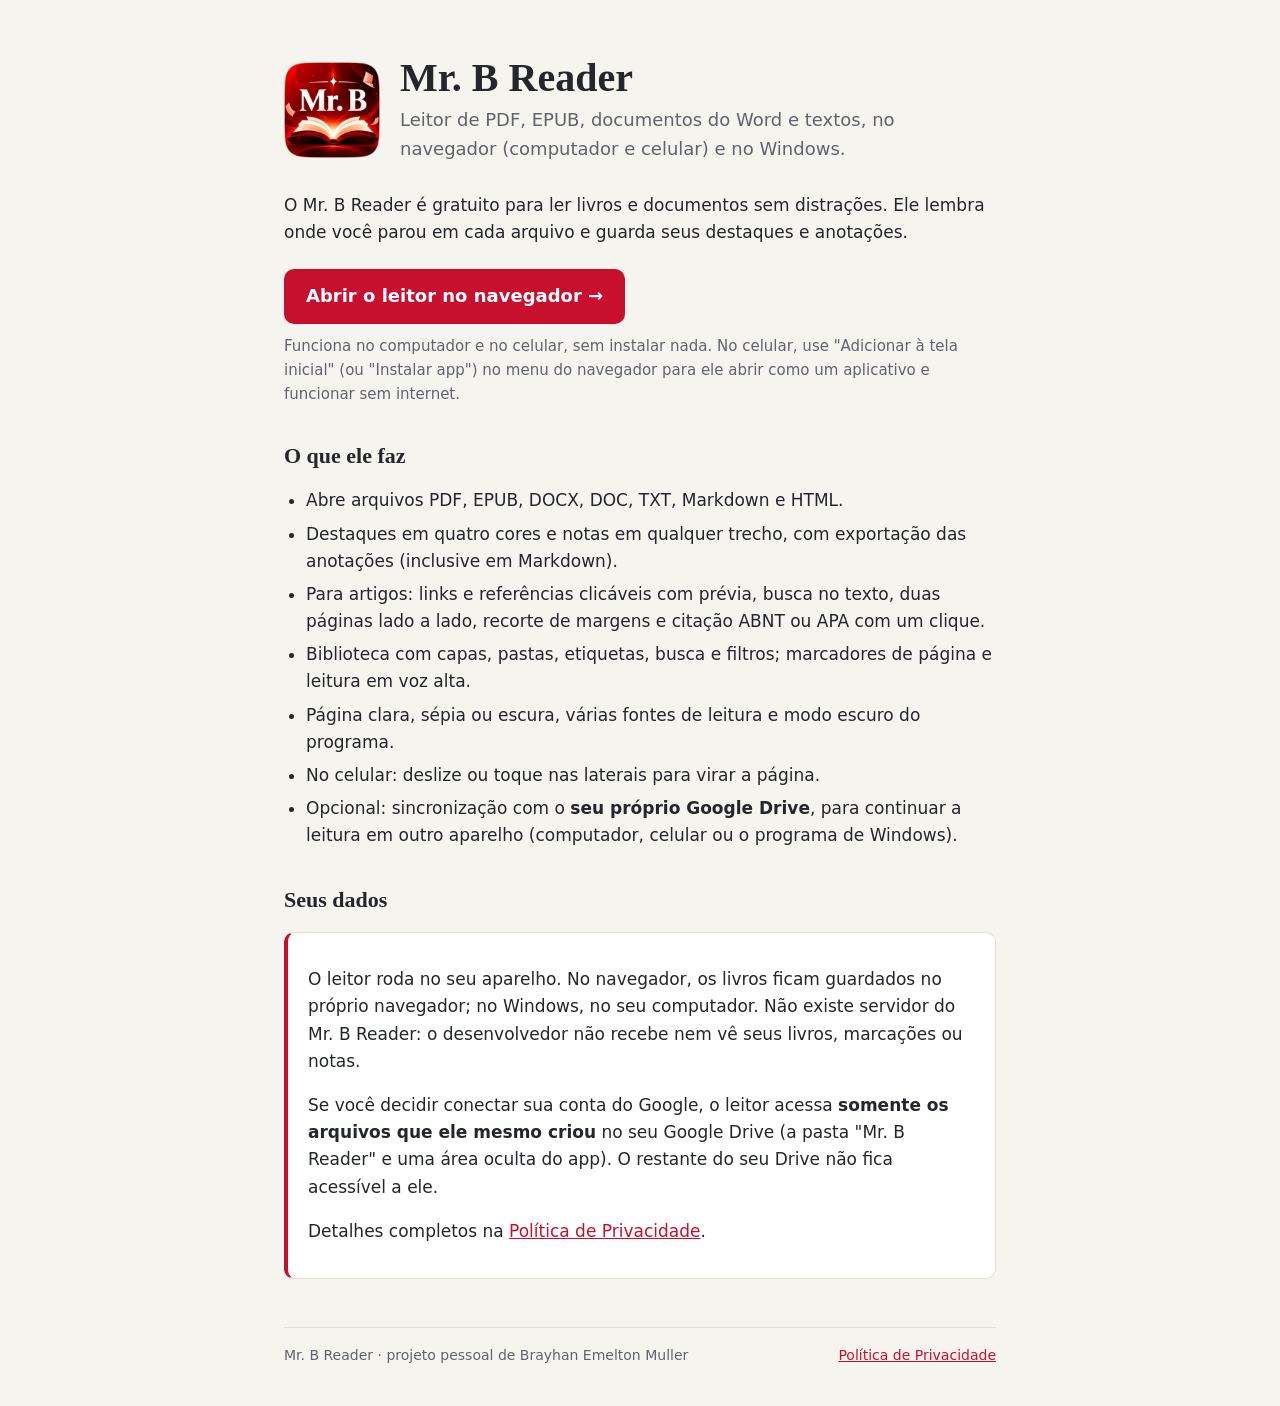
<file: index.html>
<!doctype html>
<html lang="pt-BR">
<head>
<meta charset="utf-8">
<meta name="viewport" content="width=device-width, initial-scale=1">
<title>Mr. B Reader — leitor de PDF, EPUB, Word e textos</title>
<meta name="description" content="Mr. B Reader: leitor de PDF, EPUB e documentos do Word para Windows, com destaques, notas, pastas e sincronização opcional com o seu Google Drive.">
<link rel="icon" href="icone.png">
<style>
  :root { --fundo: #f6f4ef; --cartao: #fff; --texto: #23262b; --suave: #5f646c; --linha: #e2ded5; --acento: #c8102e; color-scheme: light dark; }
  @media (prefers-color-scheme: dark) { :root { --fundo: #17181b; --cartao: #212327; --texto: #e8e8e5; --suave: #a3a7ae; --linha: #34373d; --acento: #ff5a6a; } }
  * { box-sizing: border-box; }
  body { margin: 0; background: var(--fundo); color: var(--texto); font: 17px/1.6 "Segoe UI", system-ui, -apple-system, Roboto, sans-serif; }
  main { max-width: 760px; margin: 0 auto; padding: 56px 24px 40px; }
  header { display: flex; align-items: center; gap: 20px; margin-bottom: 28px; }
  header img { width: 96px; height: 96px; }
  h1 { font: 700 40px/1.1 Georgia, "Times New Roman", serif; margin: 0 0 6px; }
  .sub { margin: 0; color: var(--suave); font-size: 18px; }
  h2 { font: 700 22px/1.3 Georgia, serif; margin: 36px 0 10px; }
  ul { padding-left: 22px; } li { margin: 6px 0; }
  .cartao { background: var(--cartao); border: 1px solid var(--linha); border-left: 4px solid var(--acento); border-radius: 10px; padding: 16px 20px; margin: 18px 0; }
  a { color: var(--acento); }
  .abrir { display: inline-flex; align-items: center; gap: 10px; background: var(--acento); color: #fff; text-decoration: none; font-weight: 600; font-size: 18px; padding: 13px 22px; border-radius: 10px; margin: 6px 0 4px; }
  .abrir:hover { filter: brightness(1.08); }
  .nota { color: var(--suave); font-size: 15px; margin: 6px 0 0; }
  @media (max-width: 520px) { main { padding: 32px 18px 32px; } header img { width: 72px; height: 72px; } h1 { font-size: 32px; } .abrir { display: flex; justify-content: center; } }
  footer { margin-top: 48px; padding-top: 16px; border-top: 1px solid var(--linha); color: var(--suave); font-size: 14px; display: flex; flex-wrap: wrap; gap: 8px 20px; justify-content: space-between; }
</style>
</head>
<body>
<main>
  <header>
    <img src="icone.png" alt="Ícone do Mr. B Reader" width="96" height="96">
    <div>
      <h1>Mr. B Reader</h1>
      <p class="sub">Leitor de PDF, EPUB, documentos do Word e textos, no navegador (computador e celular) e no Windows.</p>
    </div>
  </header>

  <p>O Mr. B Reader é gratuito para ler livros e documentos sem distrações. Ele lembra onde você parou em cada arquivo e guarda seus destaques e anotações.</p>

  <a class="abrir" href="leitor/">Abrir o leitor no navegador →</a>
  <p class="nota">Funciona no computador e no celular, sem instalar nada. No celular, use "Adicionar à tela inicial" (ou "Instalar app") no menu do navegador para ele abrir como um aplicativo e funcionar sem internet.</p>

  <h2>O que ele faz</h2>
  <ul>
    <li>Abre arquivos PDF, EPUB, DOCX, DOC, TXT, Markdown e HTML.</li>
    <li>Destaques em quatro cores e notas em qualquer trecho, com exportação das anotações (inclusive em Markdown).</li>
    <li>Para artigos: links e referências clicáveis com prévia, busca no texto, duas páginas lado a lado, recorte de margens e citação ABNT ou APA com um clique.</li>
    <li>Biblioteca com capas, pastas, etiquetas, busca e filtros; marcadores de página e leitura em voz alta.</li>
    <li>Página clara, sépia ou escura, várias fontes de leitura e modo escuro do programa.</li>
    <li>No celular: deslize ou toque nas laterais para virar a página.</li>
    <li>Opcional: sincronização com o <strong>seu próprio Google Drive</strong>, para continuar a leitura em outro aparelho (computador, celular ou o programa de Windows).</li>
  </ul>

  <h2>Seus dados</h2>
  <div class="cartao">
    <p>O leitor roda no seu aparelho. No navegador, os livros ficam guardados no próprio navegador; no Windows, no seu computador. Não existe servidor do Mr. B Reader: o desenvolvedor não recebe nem vê seus livros, marcações ou notas.</p>
    <p>Se você decidir conectar sua conta do Google, o leitor acessa <strong>somente os arquivos que ele mesmo criou</strong> no seu Google Drive (a pasta "Mr. B Reader" e uma área oculta do app). O restante do seu Drive não fica acessível a ele.</p>
    <p>Detalhes completos na <a href="privacidade.html">Política de Privacidade</a>.</p>
  </div>

  <footer>
    <span>Mr. B Reader · projeto pessoal de Brayhan Emelton Muller</span>
    <span><a href="privacidade.html">Política de Privacidade</a></span>
  </footer>
</main>
</body>
</html>
</file>
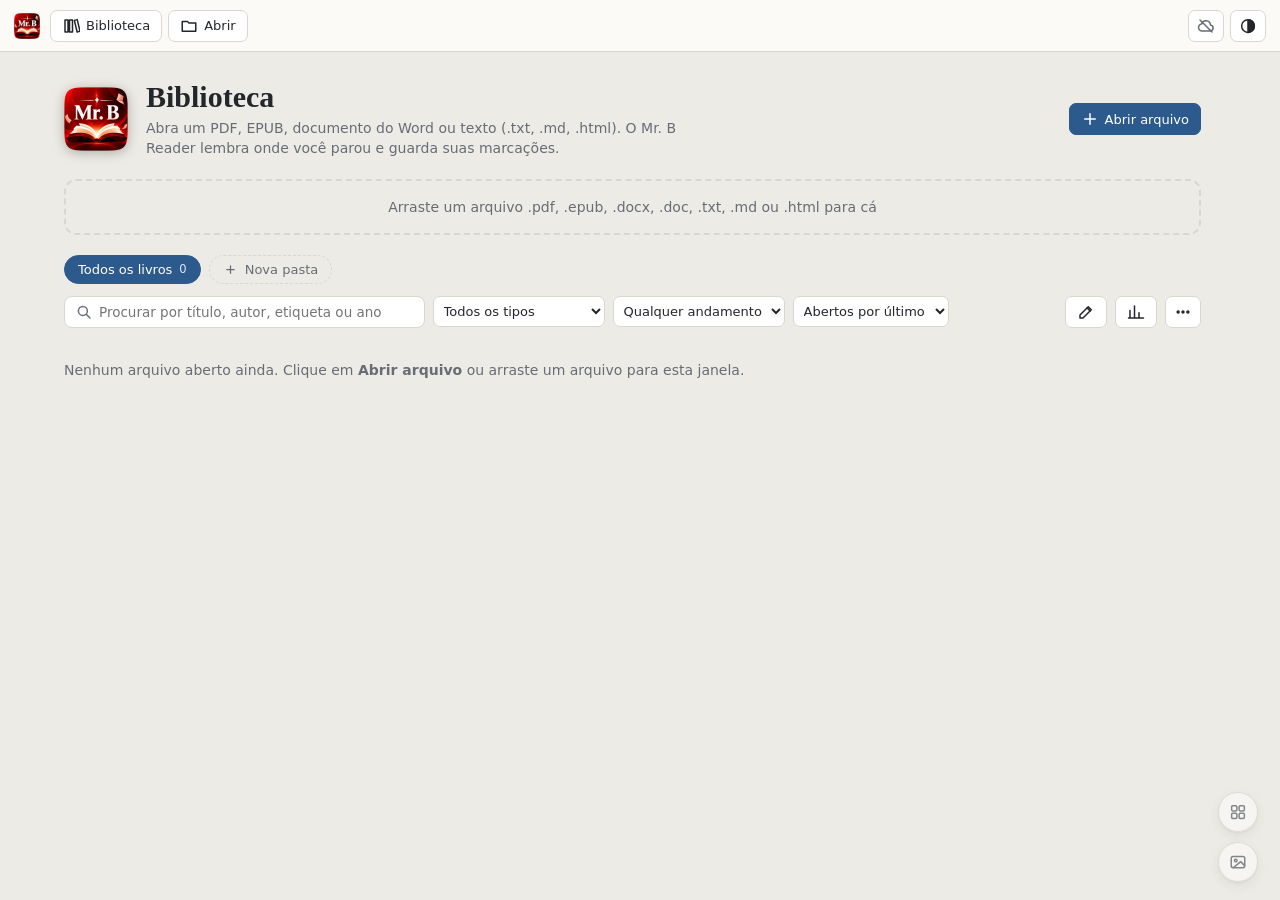
<file: leitor/index.html>
<!doctype html>
<html lang="pt-BR" data-tema="claro" data-ui="claro">
<head>
<meta charset="utf-8">
<meta name="viewport" content="width=device-width, initial-scale=1, maximum-scale=1, viewport-fit=cover">
<meta name="referrer" content="no-referrer">
<meta name="description" content="Leitor de PDF, EPUB e Word que lembra onde você parou, com destaques, notas e sincronização opcional pelo seu Google Drive.">
<meta name="theme-color" content="#fbfaf7">
<meta name="apple-mobile-web-app-capable" content="yes">
<meta name="apple-mobile-web-app-title" content="Mr. B Reader">
<link rel="manifest" href="manifest.webmanifest">
<link rel="icon" href="img/favicon-32.png" sizes="32x32">
<link rel="apple-touch-icon" href="img/apple-touch-icon.png">
<meta http-equiv="Content-Security-Policy" content="default-src 'none'; script-src 'self'; style-src 'self' 'unsafe-inline' blob:; img-src 'self' blob: data:; font-src 'self' blob: data:; connect-src 'self' blob: data: https://www.googleapis.com https://oauth2.googleapis.com; worker-src 'self' blob:; frame-src 'self' blob: about:; child-src 'self' blob:; media-src 'self' blob: data:; manifest-src 'self'; object-src 'none'; base-uri 'self'; form-action 'none'">
<meta name="color-scheme" content="light dark">
<title>Mr. B Reader</title>
<link rel="stylesheet" href="style.css">
<link rel="stylesheet" href="textlayer.css">
<script src="config.js" defer></script>
<script src="ponte.js" defer></script>
<script src="sincronia.js" defer></script>
<script src="app.js" defer></script>
<script src="recursos.js" defer></script>
</head>
<body>
<header id="barra">
  <div class="grupo">
    <img class="marca" src="img/icone-64.png" width="26" height="26" alt="Mr. B Reader">
    <button id="bt-biblioteca" class="bt" title="Biblioteca (Ctrl+B)"><svg viewBox="0 0 24 24"><path d="M4 4h4v16H4zM10 4h4v16h-4zM16.5 4.5l3.8-1 3.7 15.5-3.8 1z"/></svg><span>Biblioteca</span></button>
    <button id="bt-abrir" class="bt" title="Abrir arquivo (Ctrl+O)"><svg viewBox="0 0 24 24"><path d="M3 6h7l2 2h9v11H3z"/></svg><span>Abrir</span></button>
  </div>
  <div id="titulo-doc" class="titulo"></div>
  <div class="grupo" id="controles-leitura" hidden>
    <button id="bt-ant" class="bt ic" title="Página anterior (←)"><svg viewBox="0 0 24 24"><path d="M15 5l-7 7 7 7"/></svg></button>
    <div id="pos" class="pos">
      <label class="pos-item" title="Porcentagem lida. Digite um número e aperte Enter para ir até ele."><input id="in-pct" type="text" inputmode="decimal" aria-label="Porcentagem lida"><span>%</span></label>
      <span class="pos-div" aria-hidden="true"></span>
      <label class="pos-item" id="pos-pag"><span class="pos-rot">pág.</span><input id="in-pagina" type="text" inputmode="numeric" aria-label="Página atual"><span id="tot-paginas"></span></label>
    </div>
    <button id="bt-prox" class="bt ic" title="Próxima página (→)"><svg viewBox="0 0 24 24"><path d="M9 5l7 7-7 7"/></svg></button>
    <span class="sep"></span>
    <span id="opcoes-texto" class="opcoes-texto">
    <button id="bt-menos" class="bt ic" title="Diminuir (Ctrl -)"><b>A−</b></button>
    <span id="tamanho" class="tamanho">100%</span>
    <button id="bt-mais" class="bt ic" title="Aumentar (Ctrl +)"><b>A+</b></button>
    <span class="sep"></span>
    <select id="sel-tema" class="sel" title="Cor da página. Automática: clara ou escura junto com o programa" aria-label="Cor da página">
      <option value="auto">Página automática</option><option value="claro">Página clara</option><option value="sepia">Página sépia</option><option value="escuro">Página escura</option>
    </select>
    <select id="sel-fonte" class="sel" title="Fonte do texto" aria-label="Fonte do texto"></select>
    <button id="bt-layout" class="bt ic so-epub" title="Margens, espaço entre linhas, alinhamento e rolagem" aria-label="Layout do texto" aria-expanded="false"><svg viewBox="0 0 24 24"><path d="M4 6h16M4 10h10M4 14h16M4 18h10"/></svg></button>
    </span>
    <button id="bt-aa" class="bt ic so-movel" title="Tamanho do texto, cor da página e fonte" aria-label="Opções do texto" aria-expanded="false"><b>Aa</b></button>
    <button id="bt-busca" class="bt ic" title="Procurar no texto (Ctrl+F)" aria-label="Procurar no texto"><svg viewBox="0 0 24 24"><circle cx="10.5" cy="10.5" r="6"/><path d="M15 15l5 5"/></svg></button>
    <button id="bt-marcador" class="bt ic" title="Marcar esta página (Ctrl+D)" aria-label="Marcar esta página" aria-pressed="false"><svg viewBox="0 0 24 24"><path d="M6.5 3.5h11v17l-5.5-4-5.5 4z"/></svg></button>
    <button id="bt-mais-opcoes" class="bt ic" title="Mais opções: exibição, ficha, voz, exportar" aria-label="Mais opções"><svg viewBox="0 0 24 24"><circle cx="5.5" cy="12" r="1.3" fill="currentColor"/><circle cx="12" cy="12" r="1.3" fill="currentColor"/><circle cx="18.5" cy="12" r="1.3" fill="currentColor"/></svg></button>
    <button id="bt-painel" class="bt" title="Anotações, marcadores e sumário"><svg viewBox="0 0 24 24"><rect x="3.5" y="4.5" width="17" height="15" rx="2"/><path d="M14.5 4.5v15M17 8.5h.5M17 11.5h.5"/></svg><span>Anotações</span></button>
  </div>
  <div class="grupo">
    <button id="bt-nuvem" class="bt ic bt-nuvem" data-estado="desligada" title="Nuvem" aria-label="Nuvem (Google Drive)"><svg viewBox="0 0 24 24"><path class="nv-forma" d="M7 18.5h10.5a4 4 0 0 0 .4-7.98A6 6 0 0 0 6.2 9.3 4.6 4.6 0 0 0 7 18.5z"/><path class="nv-ok" d="M9.3 13.8l1.9 1.9 3.6-3.8"/><path class="nv-sync" d="M9.2 14a3 3 0 0 1 5.2-1.9M14.8 14a3 3 0 0 1-5.2 1.9"/><path class="nv-erro" d="M12 11v3m0 2.2v.1"/><path class="nv-off" d="M4 4l16 16"/></svg></button>
    <button id="bt-interface" class="bt ic" title="Aparência do programa (claro/escuro)" aria-label="Aparência do programa"><svg viewBox="0 0 24 24"><circle cx="12" cy="12" r="8.5"/><path d="M12 3.5a8.5 8.5 0 0 1 0 17z" fill="currentColor"/></svg></button>
  </div>
</header>

<div id="bib-wrap" class="bib-wrap">
  <div id="bib-fundo" class="bib-fundo" hidden></div>
  <main id="biblioteca">
    <section class="bib-topo vidro">
      <img class="logo-bib" src="img/logo-256.png" width="64" height="64" alt="">
      <div class="bib-tit">
        <h1>Biblioteca</h1>
        <p class="sub">Abra um PDF, EPUB, documento do Word ou texto (.txt, .md, .html). O Mr. B Reader lembra onde você parou e guarda suas marcações.</p>
      </div>
      <button id="bt-abrir2" class="bt prim"><svg viewBox="0 0 24 24"><path d="M12 5v14M5 12h14"/></svg><span>Abrir arquivo</span></button>
    </section>
    <div id="soltar" class="soltar vidro">Arraste um arquivo .pdf, .epub, .docx, .doc, .txt, .md ou .html para cá</div>
    <section>
      <div id="pastas" class="pastas" role="tablist" aria-label="Pastas da biblioteca"></div>
      <div id="filtros" class="filtros">
        <label class="filtro-busca"><svg viewBox="0 0 24 24"><circle cx="10.5" cy="10.5" r="6"/><path d="M15 15l5 5"/></svg><input id="bib-busca" type="search" placeholder="Procurar por título, autor, etiqueta ou ano" aria-label="Procurar na biblioteca" autocomplete="off" spellcheck="false"></label>
        <select id="f-tipo" class="sel" aria-label="Tipo de arquivo"><option value="">Todos os tipos</option><option value="pdf">PDF</option><option value="epub">EPUB</option><option value="word">Word</option><option value="texto">Texto (.txt, .md, .html)</option></select>
        <select id="f-estado" class="sel" aria-label="Andamento"><option value="">Qualquer andamento</option><option value="novo">Não começados</option><option value="lendo">Lendo</option><option value="lido">Lidos</option></select>
        <select id="f-etiqueta" class="sel" aria-label="Etiqueta"><option value="">Todas as etiquetas</option></select>
        <select id="f-ordem" class="sel" aria-label="Ordenar"><option value="recentes">Abertos por último</option><option value="titulo">Título (A–Z)</option><option value="autor">Autor (A–Z)</option><option value="ano">Ano (mais novo)</option><option value="progresso">Andamento</option></select>
        <span class="filtros-esp"></span>
        <button id="bt-todas-notas" class="bt" title="Todas as marcações e notas de todos os livros"><svg viewBox="0 0 24 24"><path d="M4 20h4L19 9l-4-4L4 16z"/><path d="M13.5 6.5l4 4"/></svg><span>Anotações</span></button>
        <button id="bt-estatisticas" class="bt" title="Tempo de leitura e páginas por dia"><svg viewBox="0 0 24 24"><path d="M4 20V10M10 20V4M16 20v-7M22 20H2"/></svg><span>Estatísticas</span></button>
        <button id="bt-bib-mais" class="bt ic" title="Backup e atualização" aria-label="Mais opções da biblioteca"><svg viewBox="0 0 24 24"><circle cx="5.5" cy="12" r="1.3" fill="currentColor"/><circle cx="12" cy="12" r="1.3" fill="currentColor"/><circle cx="18.5" cy="12" r="1.3" fill="currentColor"/></svg></button>
      </div>
      <div id="lista-recentes" class="recentes"></div>
      <p id="vazio" class="vazio vidro" hidden>Nenhum arquivo aberto ainda. Clique em <b>Abrir arquivo</b> ou arraste um arquivo para esta janela.</p>
    </section>
  </main>
  <button id="bt-capas" class="bt-fundo bt-capas" title="Tamanho das capas (Ctrl + roda do mouse)" aria-label="Tamanho das capas" aria-expanded="false"><svg viewBox="0 0 24 24"><rect x="3.5" y="3.5" width="7" height="7" rx="1.6"/><rect x="13.5" y="3.5" width="7" height="7" rx="1.6"/><rect x="3.5" y="13.5" width="7" height="7" rx="1.6"/><rect x="13.5" y="13.5" width="7" height="7" rx="1.6"/></svg></button>
  <div id="pop-capas" class="pop-capas" role="dialog" aria-label="Tamanho das capas" hidden>
    <div class="pc-tit">Tamanho das capas</div>
    <div class="pc-linha"><button id="capas-menos" class="bt ic" title="Diminuir (Ctrl −)" aria-label="Diminuir capas"><b>−</b></button><input id="capas-range" type="range" min="0" max="5" step="1" aria-label="Tamanho das capas"><button id="capas-mais" class="bt ic" title="Aumentar (Ctrl +)" aria-label="Aumentar capas"><b>+</b></button></div>
    <div id="capas-nome" class="pc-nome"></div>
  </div>
  <button id="bt-fundo" class="bt-fundo" title="Imagem de fundo da biblioteca" aria-label="Imagem de fundo da biblioteca"><svg viewBox="0 0 24 24"><rect x="3" y="4.5" width="18" height="15" rx="2.5"/><circle cx="9" cy="10" r="1.8"/><path d="M20.5 16.5l-5-5-9.5 8"/></svg></button>
</div>

<main id="leitura" hidden>
  <div id="area">
    <div id="pdf-scroll" class="pdf-scroll" hidden><div id="pdf-paginas"></div></div>
    <div id="epub-area" class="epub-area" hidden>
      <button id="epub-esq" class="epub-nav esq" title="Anterior" aria-label="Página anterior"><svg viewBox="0 0 24 24"><path d="M15 5l-7 7 7 7"/></svg></button>
      <div id="epub-view"></div>
      <div id="epub-rodape" class="epub-rodape" aria-live="off"><span id="rod-cap"></span><span id="rod-pct"></span></div>
      <button id="epub-dir" class="epub-nav dir" title="Próxima" aria-label="Próxima página"><svg viewBox="0 0 24 24"><path d="M9 5l7 7-7 7"/></svg></button>
    </div>
    <div id="busca" class="busca" role="search" hidden>
      <div class="busca-linha">
        <svg viewBox="0 0 24 24"><circle cx="10.5" cy="10.5" r="6"/><path d="M15 15l5 5"/></svg>
        <input id="busca-txt" type="search" placeholder="Procurar no texto" aria-label="Procurar no texto" autocomplete="off" spellcheck="false" enterkeyhint="search">
        <span id="busca-qtd" class="busca-qtd" aria-live="polite"></span>
        <button id="busca-ant" class="bt ic mini" title="Anterior (Shift+Enter)" aria-label="Resultado anterior"><svg viewBox="0 0 24 24"><path d="M6 15l6-6 6 6"/></svg></button>
        <button id="busca-prox" class="bt ic mini" title="Próximo (Enter)" aria-label="Próximo resultado"><svg viewBox="0 0 24 24"><path d="M6 9l6 6 6-6"/></svg></button>
        <button id="busca-lista-bt" class="bt ic mini" title="Mostrar todos os resultados" aria-label="Lista de resultados" aria-expanded="false"><svg viewBox="0 0 24 24"><path d="M8 6h12M8 12h12M8 18h12M4 6h.01M4 12h.01M4 18h.01"/></svg></button>
        <button id="busca-fechar" class="bt ic mini" title="Fechar (Esc)" aria-label="Fechar a busca"><svg viewBox="0 0 24 24"><path d="M6 6l12 12M18 6L6 18"/></svg></button>
      </div>
      <div id="busca-lista" class="busca-lista" hidden></div>
    </div>
    <button id="bt-voltar-link" class="bt-voltar" hidden><svg viewBox="0 0 24 24"><path d="M9 14l-5-5 5-5"/><path d="M4 9h10.5a5.5 5.5 0 0 1 0 11H11"/></svg><span></span></button>
    <div id="voz" class="voz" hidden>
      <button id="voz-tocar" class="bt ic" title="Pausar" aria-label="Pausar a leitura em voz alta"></button>
      <button id="voz-parar" class="bt ic" title="Parar" aria-label="Parar a leitura em voz alta"><svg viewBox="0 0 24 24"><rect x="6.5" y="6.5" width="11" height="11" rx="1.5"/></svg></button>
      <label class="voz-vel" title="Velocidade"><span id="voz-vel-txt">1,0×</span><input id="voz-vel" type="range" min="0.6" max="2.2" step="0.1" aria-label="Velocidade da voz"></label>
      <select id="voz-sel" class="sel" aria-label="Voz"></select>
    </div>
    <div id="rod-resta" class="rod-resta" hidden></div>
    <div id="progresso" aria-label="Andamento da leitura: clique ou arraste para ir a outro ponto"><div class="trilho"><div id="progresso-barra"></div></div><div id="progresso-dica" class="progresso-dica" hidden></div></div>
  </div>
  <aside id="painel" hidden>
    <div class="abas">
      <button class="aba ativa" data-aba="notas">Anotações <span id="qtd-notas"></span></button>
      <button class="aba" data-aba="marcadores">Marcadores <span id="qtd-marcadores"></span></button>
      <button class="aba" data-aba="sumario">Sumário</button>
      <button id="bt-fechar-painel" class="aba-fechar so-movel" title="Fechar" aria-label="Fechar o painel"><svg viewBox="0 0 24 24"><path d="M6 6l12 12M18 6L6 18"/></svg></button>
    </div>
    <div id="aba-notas" class="aba-corpo">
      <div id="lista-notas"></div>
      <p id="sem-notas" class="vazio">Selecione um trecho do texto para destacar ou escrever uma nota.</p>
      <div class="painel-rodape" id="rodape-pdf">
        <button id="bt-exportar-pdf" class="bt prim larg">Salvar cópia do PDF com marcações</button>
      </div>
      <div class="painel-rodape">
        <button id="bt-exportar-txt" class="bt larg">Exportar anotações…</button>
      </div>
    </div>
    <div id="aba-marcadores" class="aba-corpo" hidden>
      <div id="lista-marcadores"></div>
      <p id="sem-marcadores" class="vazio">Nenhum marcador. Use o botão <b>marcador</b> na barra de cima (ou Ctrl+D) para guardar esta página.</p>
    </div>
    <div id="aba-sumario" class="aba-corpo" hidden><div id="lista-sumario"></div></div>
  </aside>
</main>

<div id="menu-sel" class="menu-sel" hidden>
  <button class="cor" data-cor="amarelo" title="Destacar em amarelo"></button>
  <button class="cor" data-cor="verde" title="Destacar em verde"></button>
  <button class="cor" data-cor="rosa" title="Destacar em rosa"></button>
  <button class="cor" data-cor="azul" title="Destacar em azul"></button>
  <span class="sep"></span>
  <button id="bt-nota" class="bt mini">Nota</button>
  <button id="bt-copiar" class="bt mini">Copiar</button>
  <button id="bt-citar" class="bt mini" title="Copiar com a citação (autor, ano, página)">Citar</button>
  <button id="bt-sel-mais" class="bt mini ic" title="Definir, traduzir, ouvir" aria-label="Mais"><svg viewBox="0 0 24 24"><circle cx="5.5" cy="12" r="1.3" fill="currentColor"/><circle cx="12" cy="12" r="1.3" fill="currentColor"/><circle cx="18.5" cy="12" r="1.3" fill="currentColor"/></svg></button>
</div>
<div id="previa" class="previa" hidden></div>
<div id="pop-layout" class="pop-layout" role="dialog" aria-label="Layout do texto" hidden>
  <div class="pl-tit">Margens</div>
  <div class="segm" data-chave="margem"><button data-v="0">Nenhuma</button><button data-v="1">Pequena</button><button data-v="2">Média</button><button data-v="3">Grande</button></div>
  <div class="pl-tit">Espaço entre linhas</div>
  <div class="segm" data-chave="linha"><button data-v="1.3">Justo</button><button data-v="1.6">Normal</button><button data-v="1.9">Amplo</button><button data-v="2.2">Bem amplo</button></div>
  <div class="pl-tit">Alinhamento</div>
  <div class="segm" data-chave="alinhar"><button data-v="original">Do livro</button><button data-v="justificado">Justificado</button><button data-v="esquerda">À esquerda</button></div>
  <div class="pl-tit">Leitura</div>
  <div class="segm" data-chave="rolagem"><button data-v="0">Virar páginas</button><button data-v="1">Rolar o texto</button></div>
</div>

<div id="pop-nota" class="pop" hidden>
  <div class="pop-trecho" id="pop-trecho"></div>
  <textarea id="pop-texto" rows="4" placeholder="Escreva sua nota..."></textarea>
  <div class="pop-acoes">
    <button id="pop-excluir" class="bt mini perigo">Excluir marcação</button>
    <span class="esp"></span>
    <button id="pop-cancelar" class="bt mini">Fechar</button>
    <button id="pop-salvar" class="bt mini prim">Salvar nota</button>
  </div>
</div>

<div id="tela" class="tela-fundo" hidden>
  <section class="tela" role="dialog" aria-modal="true" aria-labelledby="tela-tit">
    <header class="tela-cab"><h2 id="tela-tit"></h2><span class="esp"></span><div id="tela-acoes" class="tela-acoes"></div><button id="tela-fechar" class="bt ic" title="Fechar (Esc)" aria-label="Fechar"><svg viewBox="0 0 24 24"><path d="M6 6l12 12M18 6L6 18"/></svg></button></header>
    <div id="tela-corpo" class="tela-corpo"></div>
  </section>
</div>
<div id="atualizacao" class="atualizacao" role="status" hidden></div>
<div id="menu-flut" class="menu-flut" role="menu" hidden></div>
<div id="dialogo" class="dialogo-fundo" hidden>
  <form id="dialogo-form" class="dialogo" role="dialog" aria-modal="true" aria-labelledby="dlg-tit" autocomplete="off">
    <h3 id="dlg-tit"></h3>
    <p id="dlg-txt"></p>
    <div id="dlg-campos"></div>
    <div class="dlg-acoes"><button type="button" id="dlg-cancelar" class="bt">Cancelar</button><button type="submit" id="dlg-ok" class="bt prim">OK</button></div>
  </form>
</div>
<div id="aviso" class="aviso" role="status" hidden></div>
<div id="carregando" class="carregando" hidden><div class="giro"></div><span id="carregando-txt">Abrindo…</span></div>
</body>
</html>
</file>
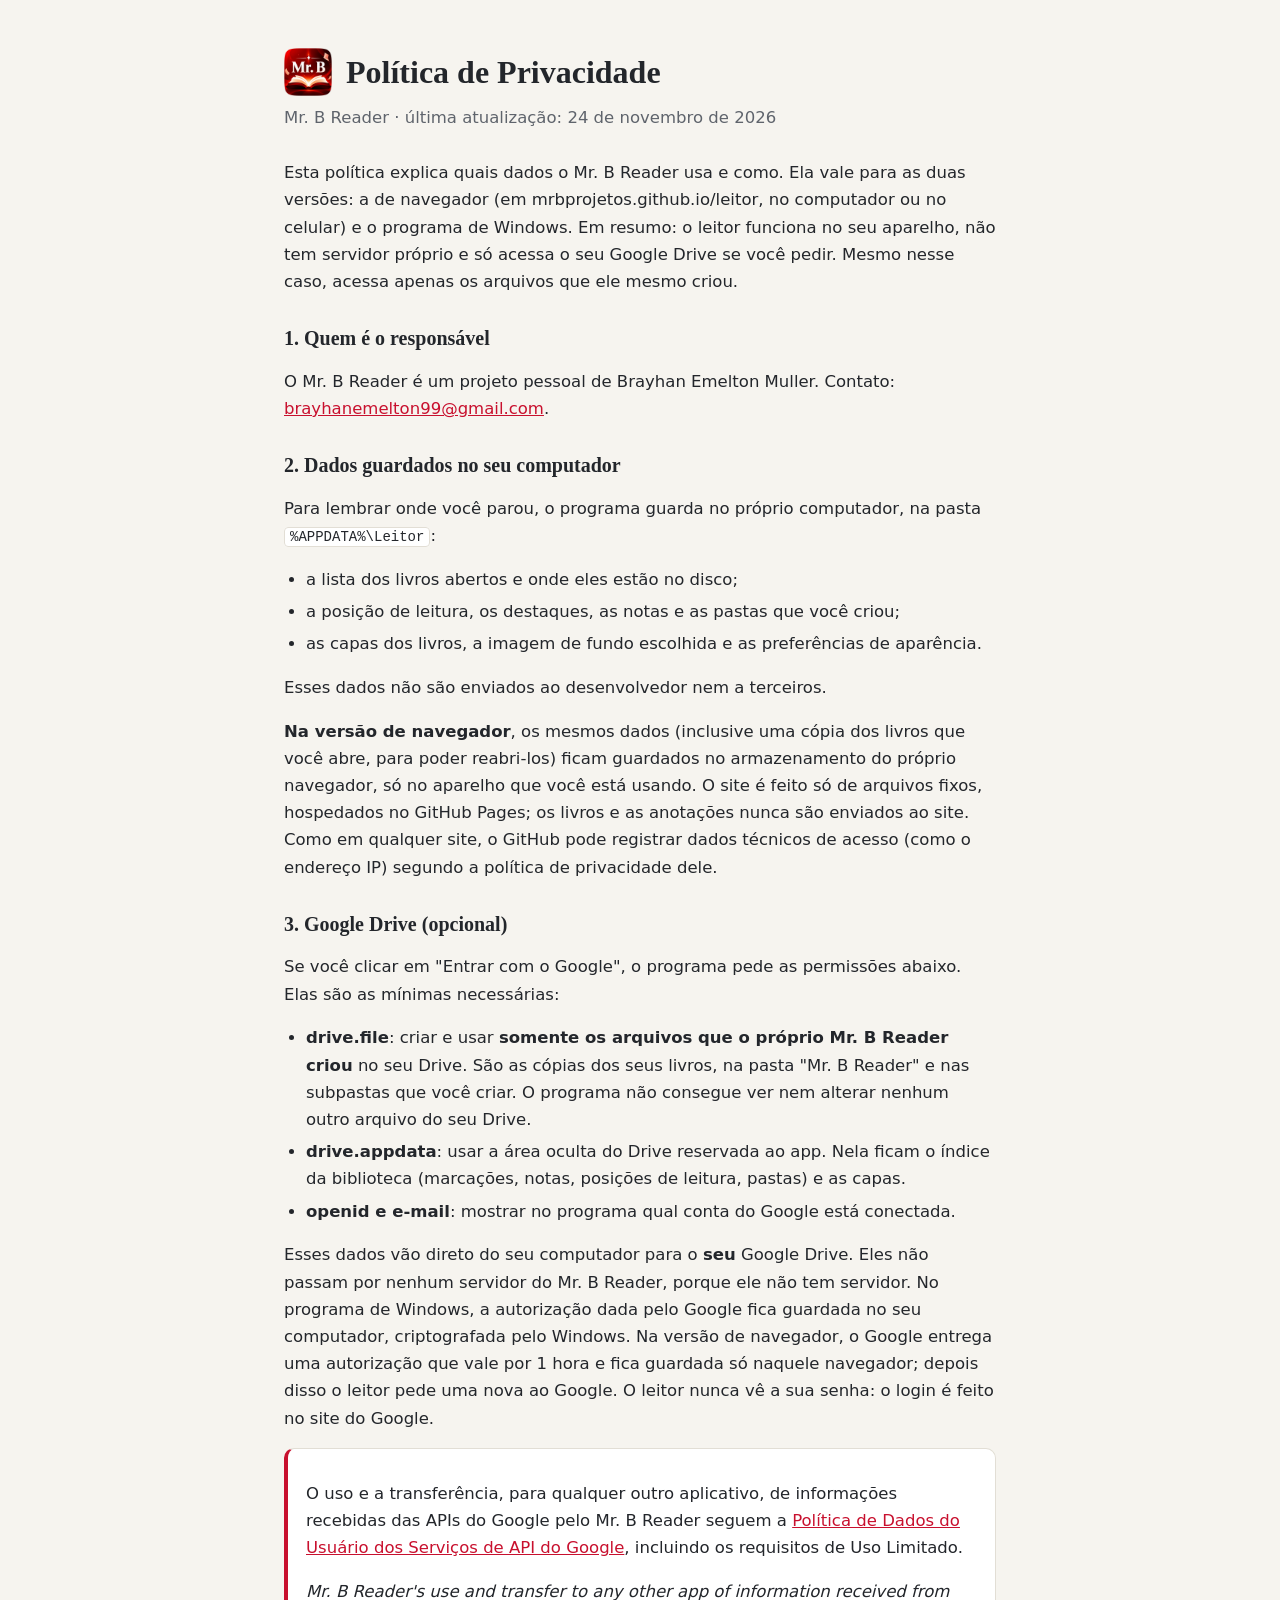
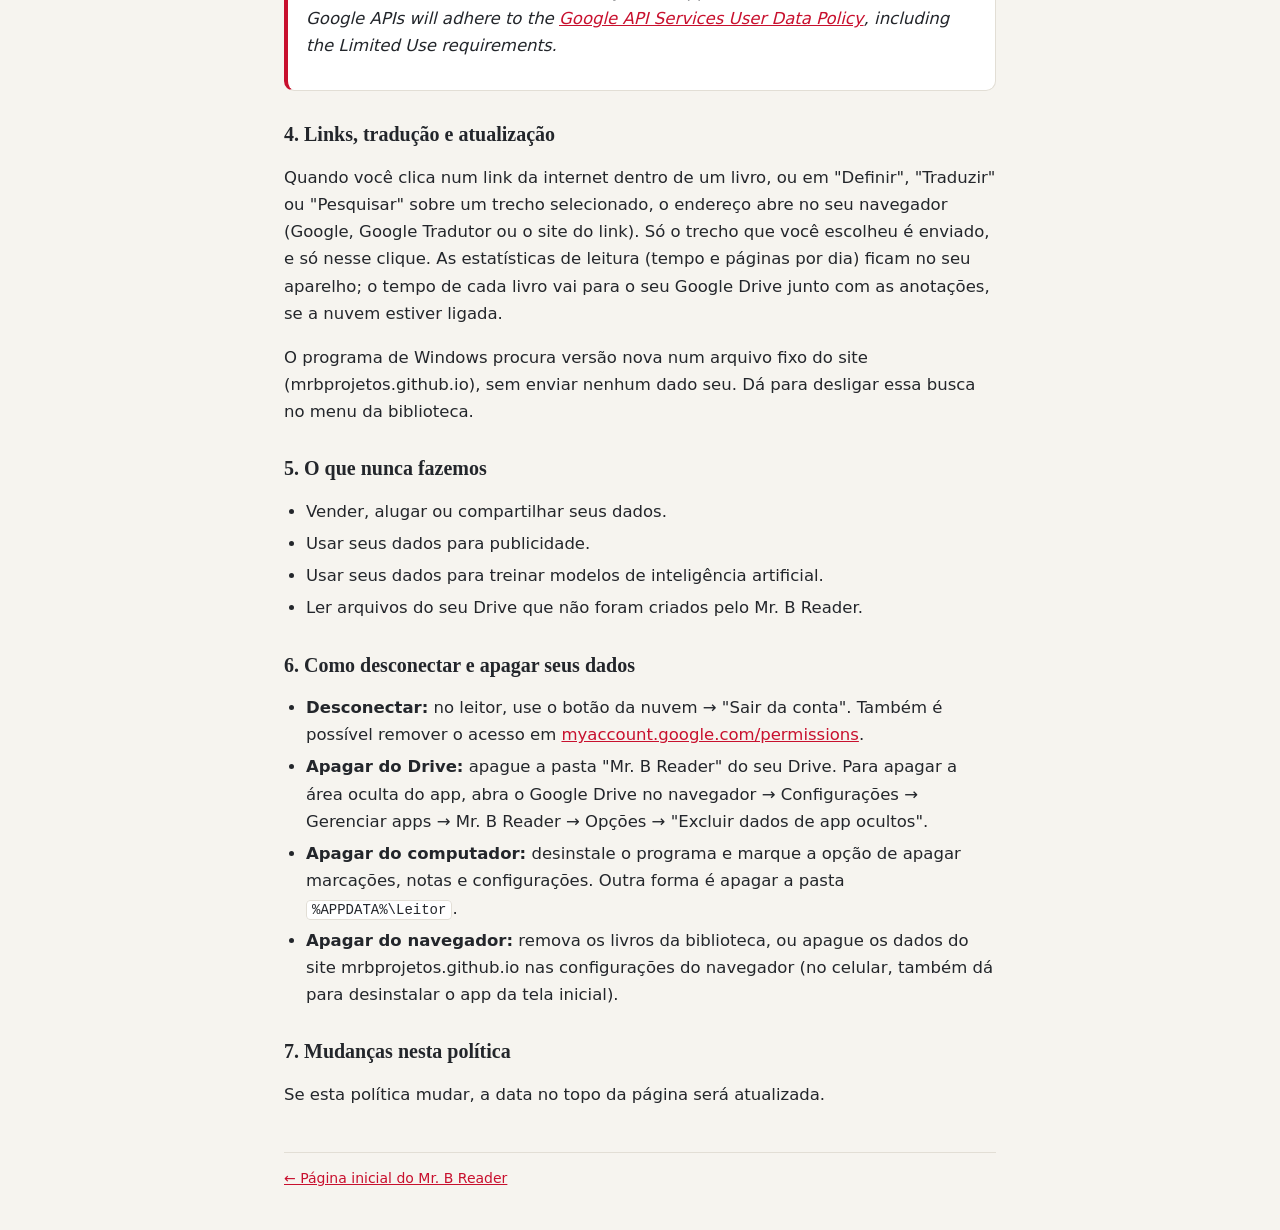
<file: privacidade.html>
<!doctype html>
<html lang="pt-BR">
<head>
<meta charset="utf-8">
<meta name="viewport" content="width=device-width, initial-scale=1">
<title>Política de Privacidade — Mr. B Reader</title>
<link rel="icon" href="icone.png">
<style>
  :root { --fundo: #f6f4ef; --cartao: #fff; --texto: #23262b; --suave: #5f646c; --linha: #e2ded5; --acento: #c8102e; color-scheme: light dark; }
  @media (prefers-color-scheme: dark) { :root { --fundo: #17181b; --cartao: #212327; --texto: #e8e8e5; --suave: #a3a7ae; --linha: #34373d; --acento: #ff5a6a; } }
  * { box-sizing: border-box; }
  body { margin: 0; background: var(--fundo); color: var(--texto); font: 16.5px/1.65 "Segoe UI", system-ui, -apple-system, Roboto, sans-serif; }
  main { max-width: 760px; margin: 0 auto; padding: 48px 24px 40px; }
  .topo { display: flex; align-items: center; gap: 14px; margin-bottom: 8px; }
  .topo img { width: 48px; height: 48px; }
  h1 { font: 700 32px/1.15 Georgia, "Times New Roman", serif; margin: 0; }
  .data { color: var(--suave); margin: 4px 0 28px; }
  h2 { font: 700 20px/1.3 Georgia, serif; margin: 30px 0 8px; }
  ul { padding-left: 22px; } li { margin: 5px 0; }
  code { font-size: 14px; background: var(--cartao); border: 1px solid var(--linha); border-radius: 4px; padding: 1px 5px; }
  .cartao { background: var(--cartao); border: 1px solid var(--linha); border-left: 4px solid var(--acento); border-radius: 10px; padding: 14px 18px; margin: 16px 0; }
  a { color: var(--acento); }
  footer { margin-top: 44px; padding-top: 14px; border-top: 1px solid var(--linha); color: var(--suave); font-size: 14px; }
</style>
</head>
<body>
<main>
  <div class="topo"><img src="icone.png" alt="" width="48" height="48"><h1>Política de Privacidade</h1></div>
  <p class="data">Mr. B Reader · última atualização: 24 de novembro de 2026</p>

  <p>Esta política explica quais dados o Mr. B Reader usa e como. Ela vale para as duas versões: a de navegador (em mrbprojetos.github.io/leitor, no computador ou no celular) e o programa de Windows. Em resumo: o leitor funciona no seu aparelho, não tem servidor próprio e só acessa o seu Google Drive se você pedir. Mesmo nesse caso, acessa apenas os arquivos que ele mesmo criou.</p>

  <h2>1. Quem é o responsável</h2>
  <p>O Mr. B Reader é um projeto pessoal de Brayhan Emelton Muller. Contato: <a href="mailto:brayhanemelton99@gmail.com">brayhanemelton99@gmail.com</a>.</p>

  <h2>2. Dados guardados no seu computador</h2>
  <p>Para lembrar onde você parou, o programa guarda no próprio computador, na pasta <code>%APPDATA%\Leitor</code>:</p>
  <ul>
    <li>a lista dos livros abertos e onde eles estão no disco;</li>
    <li>a posição de leitura, os destaques, as notas e as pastas que você criou;</li>
    <li>as capas dos livros, a imagem de fundo escolhida e as preferências de aparência.</li>
  </ul>
  <p>Esses dados não são enviados ao desenvolvedor nem a terceiros.</p>
  <p><strong>Na versão de navegador</strong>, os mesmos dados (inclusive uma cópia dos livros que você abre, para poder reabri-los) ficam guardados no armazenamento do próprio navegador, só no aparelho que você está usando. O site é feito só de arquivos fixos, hospedados no GitHub Pages; os livros e as anotações nunca são enviados ao site. Como em qualquer site, o GitHub pode registrar dados técnicos de acesso (como o endereço IP) segundo a política de privacidade dele.</p>

  <h2>3. Google Drive (opcional)</h2>
  <p>Se você clicar em "Entrar com o Google", o programa pede as permissões abaixo. Elas são as mínimas necessárias:</p>
  <ul>
    <li><strong>drive.file</strong>: criar e usar <strong>somente os arquivos que o próprio Mr. B Reader criou</strong> no seu Drive. São as cópias dos seus livros, na pasta "Mr. B Reader" e nas subpastas que você criar. O programa não consegue ver nem alterar nenhum outro arquivo do seu Drive.</li>
    <li><strong>drive.appdata</strong>: usar a área oculta do Drive reservada ao app. Nela ficam o índice da biblioteca (marcações, notas, posições de leitura, pastas) e as capas.</li>
    <li><strong>openid e e-mail</strong>: mostrar no programa qual conta do Google está conectada.</li>
  </ul>
  <p>Esses dados vão direto do seu computador para o <strong>seu</strong> Google Drive. Eles não passam por nenhum servidor do Mr. B Reader, porque ele não tem servidor. No programa de Windows, a autorização dada pelo Google fica guardada no seu computador, criptografada pelo Windows. Na versão de navegador, o Google entrega uma autorização que vale por 1 hora e fica guardada só naquele navegador; depois disso o leitor pede uma nova ao Google. O leitor nunca vê a sua senha: o login é feito no site do Google.</p>

  <div class="cartao">
    <p>O uso e a transferência, para qualquer outro aplicativo, de informações recebidas das APIs do Google pelo Mr. B Reader seguem a <a href="https://developers.google.com/terms/api-services-user-data-policy">Política de Dados do Usuário dos Serviços de API do Google</a>, incluindo os requisitos de Uso Limitado.</p>
    <p lang="en"><em>Mr. B Reader's use and transfer to any other app of information received from Google APIs will adhere to the <a href="https://developers.google.com/terms/api-services-user-data-policy">Google API Services User Data Policy</a>, including the Limited Use requirements.</em></p>
  </div>

  <h2>4. Links, tradução e atualização</h2>
  <p>Quando você clica num link da internet dentro de um livro, ou em "Definir", "Traduzir" ou "Pesquisar" sobre um trecho selecionado, o endereço abre no seu navegador (Google, Google Tradutor ou o site do link). Só o trecho que você escolheu é enviado, e só nesse clique. As estatísticas de leitura (tempo e páginas por dia) ficam no seu aparelho; o tempo de cada livro vai para o seu Google Drive junto com as anotações, se a nuvem estiver ligada.</p>
  <p>O programa de Windows procura versão nova num arquivo fixo do site (mrbprojetos.github.io), sem enviar nenhum dado seu. Dá para desligar essa busca no menu da biblioteca.</p>

  <h2>5. O que nunca fazemos</h2>
  <ul>
    <li>Vender, alugar ou compartilhar seus dados.</li>
    <li>Usar seus dados para publicidade.</li>
    <li>Usar seus dados para treinar modelos de inteligência artificial.</li>
    <li>Ler arquivos do seu Drive que não foram criados pelo Mr. B Reader.</li>
  </ul>

  <h2>6. Como desconectar e apagar seus dados</h2>
  <ul>
    <li><strong>Desconectar:</strong> no leitor, use o botão da nuvem → "Sair da conta". Também é possível remover o acesso em <a href="https://myaccount.google.com/permissions">myaccount.google.com/permissions</a>.</li>
    <li><strong>Apagar do Drive:</strong> apague a pasta "Mr. B Reader" do seu Drive. Para apagar a área oculta do app, abra o Google Drive no navegador → Configurações → Gerenciar apps → Mr. B Reader → Opções → "Excluir dados de app ocultos".</li>
    <li><strong>Apagar do computador:</strong> desinstale o programa e marque a opção de apagar marcações, notas e configurações. Outra forma é apagar a pasta <code>%APPDATA%\Leitor</code>.</li>
    <li><strong>Apagar do navegador:</strong> remova os livros da biblioteca, ou apague os dados do site mrbprojetos.github.io nas configurações do navegador (no celular, também dá para desinstalar o app da tela inicial).</li>
  </ul>

  <h2>7. Mudanças nesta política</h2>
  <p>Se esta política mudar, a data no topo da página será atualizada.</p>

  <footer><a href="index.html">← Página inicial do Mr. B Reader</a></footer>
</main>
</body>
</html>
</file>
<file: leitor/style.css>
/* Mr. B Reader — interface discreta para não competir com o texto.
   data-ui   = aparência do programa (claro/escuro)
   data-tema = cor da página de leitura (claro/sépia/escuro) */
:root {
  --fundo: #ecebe6; --barra: #fbfaf7; --papel: #ffffff; --texto: #23262b; --suave: #686d75; --linha: #d9d7cf;
  --acento: #2c5a8c; --acento-cl: #e3ecf6; --perigo: #a23b2e; --sombra: 0 1px 2px rgba(30,30,30,.08), 0 4px 14px rgba(30,30,30,.08);
  --sombra-capa: 0 1px 2px rgba(0,0,0,.12), 0 6px 18px rgba(0,0,0,.14);
  --f-ui: "Segoe UI", system-ui, -apple-system, Roboto, sans-serif;
  --f-tit: Georgia, "Times New Roman", serif;
  --hl-amarelo: rgba(255, 214, 10, .45); --hl-verde: rgba(80, 200, 120, .40); --hl-rosa: rgba(240, 100, 160, .38); --hl-azul: rgba(70, 150, 240, .38);
  --leit: #ffffff;
  color-scheme: light;
}
[data-ui="escuro"] {
  --fundo: #18191c; --barra: #212327; --papel: #2a2c31; --texto: #e6e6e3; --suave: #a3a7ae; --linha: #3a3d44;
  --acento: #8ab8ec; --acento-cl: #273343; --perigo: #f08a7c; --sombra: 0 1px 2px rgba(0,0,0,.35), 0 6px 18px rgba(0,0,0,.35);
  --sombra-capa: 0 2px 4px rgba(0,0,0,.4), 0 8px 22px rgba(0,0,0,.45);
  color-scheme: dark;
}
[data-tema="sepia"] { --leit: #f8f0e0; }
[data-tema="escuro"] { --leit: #2a2d33; }

* { box-sizing: border-box; }
html, body { height: 100%; margin: 0; overscroll-behavior: none; }
html { touch-action: pan-x pan-y; }   /* sem ampliar a tela inteira com a pinça */
body { background: var(--fundo); color: var(--texto); font: 14px/1.45 var(--f-ui); display: flex; flex-direction: column; overflow: hidden; }
[hidden] { display: none !important; }
svg { width: 18px; height: 18px; fill: none; stroke: currentColor; stroke-width: 2; stroke-linecap: round; stroke-linejoin: round; }

/* Barra */
#barra { display: flex; align-items: center; gap: 12px; padding: 8px 14px; background: var(--barra); border-bottom: 1px solid var(--linha); min-height: 52px; position: relative; z-index: 10; }
.marca { width: 26px; height: 26px; margin-right: 4px; flex: none; }
.grupo { display: flex; align-items: center; gap: 6px; flex-wrap: nowrap; }
.titulo { flex: 1; min-width: 0; font: 600 15px var(--f-tit); white-space: nowrap; overflow: hidden; text-overflow: ellipsis; text-align: center; }
.bt { display: inline-flex; align-items: center; gap: 6px; border: 1px solid var(--linha); background: var(--papel); color: var(--texto); border-radius: 7px; padding: 6px 11px; font: 500 13px var(--f-ui); cursor: pointer; }
.bt:hover { border-color: var(--acento); color: var(--acento); }
.bt:focus-visible, .sel:focus-visible, .aba:focus-visible, input:focus-visible, textarea:focus-visible, .livro:focus-visible, .bt-fundo:focus-visible, .menu-item:focus-visible { outline: 2px solid var(--acento); outline-offset: 2px; }
.bt.ic { padding: 6px 8px; min-width: 34px; justify-content: center; }
.bt.prim { background: var(--acento); color: #fff; border-color: var(--acento); }
[data-ui="escuro"] .bt.prim { color: #0f1620; }
.bt.prim:hover { filter: brightness(1.08); color: #fff; }
[data-ui="escuro"] .bt.prim:hover { color: #0f1620; }
.bt.mini { padding: 4px 9px; font-size: 12.5px; }
.bt.perigo { color: var(--perigo); }
.bt.larg { width: 100%; justify-content: center; }
.bt.ativo { background: var(--acento-cl); border-color: var(--acento); color: var(--acento); }
.sel { border: 1px solid var(--linha); background: var(--papel); color: var(--texto); border-radius: 7px; padding: 6px 6px; font: 13px var(--f-ui); max-width: 190px; }
.sep { width: 1px; height: 22px; background: var(--linha); margin: 0 4px; }
.pos { display: flex; align-items: center; gap: 4px; font-variant-numeric: tabular-nums; color: var(--suave); }
.pos-item { display: flex; align-items: center; gap: 4px; white-space: nowrap; }
.pos-div { width: 1px; height: 20px; background: var(--linha); margin: 0 4px; }
.pos-rot { font-size: 12.5px; }
#in-pct { width: 44px; }
.pos input { width: 56px; text-align: center; border: 1px solid var(--linha); border-radius: 6px; padding: 5px 4px; background: var(--papel); color: var(--texto); font: 13px var(--f-ui); }
.tamanho { min-width: 44px; text-align: center; font-variant-numeric: tabular-nums; color: var(--suave); font-size: 12.5px; }
@media (max-width: 1366px) { .pos-rot, .tamanho { display: none; } #sel-fonte, #sel-tema { max-width: 152px; } }
@media (max-width: 1180px) { .bt span { display: none; } }
@media (max-width: 1100px) { #sel-fonte { max-width: 120px; } #sel-tema { max-width: 132px; } .tamanho { display: none; } }
@media (max-width: 980px) { .marca { display: none; } }
@media (max-width: 900px) { #barra { gap: 8px; padding: 8px 10px; } #barra .sep, .pos-div { display: none; } #in-pct { width: 38px; } .pos input { width: 46px; } #sel-fonte, #sel-tema { max-width: 92px; } }
@media (max-width: 800px) { #barra { gap: 6px; } #sel-fonte, #sel-tema { max-width: 76px; } }

/* Biblioteca */
.bib-wrap { flex: 1; min-height: 0; position: relative; display: flex; }
.bib-fundo { position: absolute; inset: 0; background-position: center; background-size: cover; background-repeat: no-repeat; z-index: 0; }
.bib-fundo::after { content: ""; position: absolute; inset: 0; background: linear-gradient(180deg, color-mix(in srgb, var(--fundo) 30%, transparent), color-mix(in srgb, var(--fundo) 10%, transparent) 40%, color-mix(in srgb, var(--fundo) 35%, transparent)); }
#biblioteca { flex: 1; overflow: auto; padding: 28px max(24px, 5vw) 80px; display: flex; flex-direction: column; gap: 20px; position: relative; z-index: 1; scrollbar-gutter: stable; }
.bib-topo { display: flex; align-items: center; gap: 18px; flex-wrap: wrap; }
.bib-tit { flex: 1; min-width: 260px; }
.logo-bib { width: 64px; height: 64px; flex: none; filter: drop-shadow(0 2px 6px rgba(0,0,0,.28)); }
h1 { font: 600 30px var(--f-tit); margin: 0 0 4px; }
.sub { margin: 0; color: var(--suave); max-width: 64ch; }
.rotulo { font: 600 11.5px var(--f-ui); letter-spacing: .08em; text-transform: uppercase; color: var(--suave); margin: 0 0 14px; }
.soltar { border: 2px dashed var(--linha); border-radius: 12px; padding: 16px; text-align: center; color: var(--suave); }
.soltar.sobre { border-color: var(--acento); background: var(--acento-cl); color: var(--acento); }
.vazio { color: var(--suave); }
/* com imagem de fundo: blocos de texto ganham um "vidro" para continuar legíveis */
.com-fundo .vidro { background: color-mix(in srgb, var(--barra) 80%, transparent); backdrop-filter: blur(12px) saturate(1.1); border-radius: 14px; padding: 16px 18px; box-shadow: var(--sombra); }
.com-fundo .soltar.vidro { border-color: color-mix(in srgb, var(--linha) 70%, transparent); padding: 14px; }
.com-fundo .vidro-txt { background: color-mix(in srgb, var(--barra) 80%, transparent); backdrop-filter: blur(10px); padding: 5px 10px; border-radius: 6px; }

.recentes { --capa-l: 158px; display: grid; grid-template-columns: repeat(auto-fill, minmax(var(--capa-l), 1fr)); gap: calc(var(--capa-l) * .12 + 8px) calc(var(--capa-l) * .08 + 8px); }
.livro { display: flex; flex-direction: column; gap: 8px; cursor: pointer; color: var(--texto); border-radius: 10px; outline-offset: 4px; min-width: 0; }
.capa { position: relative; aspect-ratio: 2 / 3; border-radius: 6px; overflow: hidden; box-shadow: var(--sombra-capa); background: var(--papel); transition: transform .18s ease, box-shadow .18s ease; }
.livro:hover .capa, .livro:focus-visible .capa { transform: translateY(-3px); box-shadow: 0 4px 8px rgba(0,0,0,.14), 0 14px 30px rgba(0,0,0,.2); }
.capa img { width: 100%; height: 100%; object-fit: cover; display: block; }
.capa::after { content: ""; position: absolute; inset: 0; border-radius: 6px; box-shadow: inset 0 0 0 1px rgba(0,0,0,.08), inset 6px 0 8px -6px rgba(0,0,0,.25); pointer-events: none; }
.capa-gerada { position: absolute; inset: 0; display: flex; flex-direction: column; justify-content: space-between; padding: 16px 14px; color: #fff;
  background: linear-gradient(155deg, hsl(var(--h) 45% 42%), hsl(calc(var(--h) + 30) 50% 24%)); }
.capa-gerada .cg-tit { font: 600 clamp(12px, calc(var(--capa-l) * .1), 24px)/1.25 var(--f-tit); overflow: hidden; display: -webkit-box; -webkit-line-clamp: 6; -webkit-box-orient: vertical; word-break: break-word; text-shadow: 0 1px 2px rgba(0,0,0,.25); }
.capa-gerada .cg-ext { font: 700 11px var(--f-ui); letter-spacing: .12em; opacity: .75; border-top: 1px solid rgba(255,255,255,.35); padding-top: 8px; }
.capa .tipo { position: absolute; left: 8px; top: 8px; font: 700 10px var(--f-ui); letter-spacing: .08em; padding: 2px 6px; border-radius: 4px; background: rgba(15,18,24,.72); color: #fff; z-index: 2; }
.capa .acoes { position: absolute; right: 6px; top: 6px; display: flex; gap: 4px; opacity: 0; transition: opacity .15s; z-index: 2; }
.livro:hover .acoes, .livro:focus-within .acoes { opacity: 1; }
.capa .acoes button { width: 28px; height: 28px; border-radius: 7px; border: 0; background: rgba(15,18,24,.72); color: #fff; display: flex; align-items: center; justify-content: center; cursor: pointer; }
.capa .acoes button:hover { background: rgba(15,18,24,.92); }
.capa .acoes svg { width: 15px; height: 15px; }
.livro .nome { font: 600 clamp(12.5px, calc(var(--capa-l) * .085), 16px)/1.3 var(--f-tit); word-break: break-word; display: -webkit-box; -webkit-line-clamp: 2; -webkit-box-orient: vertical; overflow: hidden; }
.livro .meta { color: var(--suave); font-size: clamp(11px, calc(var(--capa-l) * .075), 13px); display: flex; flex-wrap: wrap; justify-content: space-between; gap: 0 6px; }
.barra-prog { height: 4px; border-radius: 3px; background: color-mix(in srgb, var(--linha) 85%, transparent); overflow: hidden; }
.barra-prog i { display: block; height: 100%; background: var(--acento); }
.com-fundo .livro .info { background: color-mix(in srgb, var(--barra) 82%, transparent); backdrop-filter: blur(10px); border-radius: 8px; padding: 8px 9px; display: flex; flex-direction: column; gap: 6px; }
.livro .info { display: flex; flex-direction: column; gap: 6px; }

.bt-fundo { position: absolute; right: 22px; bottom: 18px; z-index: 5; width: 40px; height: 40px; border-radius: 50%; border: 1px solid var(--linha);
  background: color-mix(in srgb, var(--barra) 85%, transparent); backdrop-filter: blur(8px); color: var(--suave); display: flex; align-items: center; justify-content: center;
  cursor: pointer; box-shadow: var(--sombra); opacity: .8; transition: opacity .15s, color .15s, transform .15s; }
.bt-fundo:hover { opacity: 1; color: var(--acento); transform: scale(1.06); }

/* Leitura */
#leitura { flex: 1; display: flex; min-height: 0; }
#area { flex: 1; position: relative; min-width: 0; display: flex; flex-direction: column; }
.pdf-scroll { flex: 1; overflow: auto; padding: 20px 0 60px; }
#pdf-paginas { display: flex; flex-direction: column; align-items: center; gap: 16px; width: max-content; min-width: 100%; padding: 0 20px; }
.pagina { position: relative; background: #fff; box-shadow: var(--sombra); flex: none; contain: layout paint; }
[data-tema="escuro"] .pagina { background: #2b2b2b; }
.pagina canvas { position: absolute; inset: 0; width: 100%; height: 100%; }
.pagina .janela { position: absolute; inset: 0; overflow: hidden; }
.pagina .pc { position: absolute; left: 0; top: 0; }
#pdf-paginas.duas .linha-pdf { display: flex; gap: 16px; align-items: flex-start; justify-content: center; }
[data-tema="escuro"] .pagina canvas { filter: invert(.88) hue-rotate(180deg); }
[data-tema="sepia"] .pagina canvas { filter: sepia(.35) brightness(.97); }
.pagina .num { position: absolute; bottom: -15px; right: 0; font-size: 11px; color: var(--suave); }
.camada-hl { position: absolute; inset: 0; z-index: 3; pointer-events: none; }
.camada-hl .hl { position: absolute; mix-blend-mode: multiply; pointer-events: auto; cursor: pointer; border-radius: 2px; }
[data-tema="escuro"] .camada-hl .hl { mix-blend-mode: screen; }
.hl.amarelo { background: var(--hl-amarelo); } .hl.verde { background: var(--hl-verde); } .hl.rosa { background: var(--hl-rosa); } .hl.azul { background: var(--hl-azul); }
.camada-hl .marca-nota { position: absolute; width: 16px; height: 16px; border-radius: 50% 50% 50% 0; background: var(--acento); border: 2px solid #fff; transform: translate(-4px, -14px); pointer-events: auto; cursor: pointer; }
.textLayer { opacity: 1; }
.textLayer ::selection { background: rgba(44, 90, 140, .30); }

.epub-area { flex: 1; min-height: 0; position: relative; display: flex; align-items: stretch; background: var(--leit); touch-action: none; }
#epub-view { flex: 1; min-width: 0; min-height: 0; overflow: hidden; margin: 18px var(--mg, 3%) 34px; }
.epub-area.rolagem { touch-action: pan-y; }
.epub-area.rolagem #epub-view { margin-top: 0; margin-bottom: 30px; }
.epub-nav { width: 56px; flex: none; border: 0; background: transparent; color: #8a8f97; cursor: pointer; display: flex; align-items: center; justify-content: center; }
.epub-nav:hover { color: var(--acento); background: color-mix(in srgb, var(--acento) 12%, transparent); }
.epub-nav svg { width: 26px; height: 26px; }
/* barra de andamento: clique ou arraste para ir a outro ponto do arquivo */
#progresso { position: relative; height: 12px; flex: none; display: flex; align-items: flex-end; cursor: pointer; touch-action: none; user-select: none; }
#area:has(.epub-area:not([hidden])) #progresso { background: var(--leit); }
#progresso .trilho { position: relative; width: 100%; height: 4px; background: var(--linha); transition: height .12s ease; }
#progresso:hover .trilho, #progresso.arrastando .trilho { height: 7px; }
#progresso-barra { position: relative; height: 100%; width: 0; background: var(--acento); transition: width .3s; }
#progresso.arrastando #progresso-barra { transition: none; }
#progresso-barra::after { content: ""; position: absolute; right: -7px; top: 50%; width: 14px; height: 14px; border-radius: 50%; background: var(--acento); box-shadow: 0 0 0 3px color-mix(in srgb, var(--acento) 25%, transparent); transform: translateY(-50%) scale(0); transition: transform .12s ease; }
#progresso:hover #progresso-barra::after, #progresso.arrastando #progresso-barra::after { transform: translateY(-50%) scale(1); }
.progresso-dica { position: absolute; bottom: 18px; transform: translateX(-50%); background: var(--barra); color: var(--texto); border: 1px solid var(--linha); border-radius: 7px; padding: 5px 9px; font: 12.5px var(--f-ui); white-space: nowrap; max-width: 70vw; overflow: hidden; text-overflow: ellipsis; box-shadow: var(--sombra); pointer-events: none; z-index: 20; font-variant-numeric: tabular-nums; }

/* Painel */
#painel { width: 330px; flex: none; background: var(--barra); border-left: 1px solid var(--linha); display: flex; flex-direction: column; min-height: 0; }
.abas { display: flex; border-bottom: 1px solid var(--linha); }
.aba { flex: 1; border: 0; background: transparent; padding: 11px 8px; font: 600 13px var(--f-ui); color: var(--suave); cursor: pointer; border-bottom: 2px solid transparent; }
.aba.ativa { color: var(--acento); border-bottom-color: var(--acento); }
.aba-corpo { flex: 1; overflow: auto; padding: 12px; display: flex; flex-direction: column; gap: 10px; min-height: 0; }
.nota-item { background: var(--papel); border: 1px solid var(--linha); border-left-width: 4px; border-radius: 8px; padding: 9px 10px; cursor: pointer; display: flex; flex-direction: column; gap: 5px; }
.nota-item:hover { border-color: var(--acento); }
.nota-item.amarelo { border-left-color: #e0b400; } .nota-item.verde { border-left-color: #3fae68; } .nota-item.rosa { border-left-color: #df5c96; } .nota-item.azul { border-left-color: #3c86d9; }
.nota-item .onde { font-size: 11.5px; color: var(--suave); font-variant-numeric: tabular-nums; }
.nota-item .trecho { font: italic 13.5px/1.4 var(--f-tit); display: -webkit-box; -webkit-line-clamp: 4; -webkit-box-orient: vertical; overflow: hidden; }
.nota-item .txt { font-size: 13px; white-space: pre-wrap; }
.painel-rodape { margin-top: auto; padding-top: 6px; }
.painel-rodape + .painel-rodape { margin-top: 0; }
.sum-item { display: block; width: 100%; text-align: left; border: 0; background: transparent; color: var(--texto); padding: 6px 8px; border-radius: 6px; cursor: pointer; font: 13.5px var(--f-ui); }
.sum-item:hover { background: var(--acento-cl); color: var(--acento); }
.sum-item.n2 { padding-left: 22px; font-size: 13px; } .sum-item.n3 { padding-left: 36px; font-size: 12.5px; }

/* Menus */
.menu-sel { position: fixed; z-index: 50; display: flex; align-items: center; gap: 6px; background: var(--barra); border: 1px solid var(--linha); border-radius: 10px; padding: 6px 8px; box-shadow: var(--sombra); }
.menu-sel .cor { width: 22px; height: 22px; border-radius: 50%; border: 2px solid var(--papel); box-shadow: 0 0 0 1px var(--linha); cursor: pointer; }
.cor[data-cor="amarelo"] { background: #ffd60a; } .cor[data-cor="verde"] { background: #50c878; } .cor[data-cor="rosa"] { background: #f064a0; } .cor[data-cor="azul"] { background: #4696f0; }
.menu-flut { position: fixed; z-index: 70; min-width: 220px; background: var(--barra); border: 1px solid var(--linha); border-radius: 10px; padding: 5px; box-shadow: 0 10px 30px rgba(0,0,0,.22); display: flex; flex-direction: column; }
.menu-item { display: flex; align-items: center; gap: 10px; width: 100%; border: 0; background: transparent; color: var(--texto); padding: 8px 10px; border-radius: 7px; font: 13.5px var(--f-ui); text-align: left; cursor: pointer; }
.menu-item:hover:not(:disabled) { background: var(--acento-cl); color: var(--acento); }
.menu-item:disabled { color: var(--suave); opacity: .55; cursor: default; }
.menu-item .ok { width: 16px; text-align: center; color: var(--acento); font-weight: 700; }
.menu-sep { height: 1px; background: var(--linha); margin: 4px 6px; }
.pop { position: fixed; z-index: 60; width: 340px; background: var(--barra); border: 1px solid var(--linha); border-radius: 12px; padding: 12px; box-shadow: 0 8px 30px rgba(0,0,0,.18); display: flex; flex-direction: column; gap: 8px; }
.pop-trecho { font: italic 13.5px/1.4 var(--f-tit); color: var(--suave); max-height: 90px; overflow: auto; }
.pop textarea { width: 100%; resize: vertical; border: 1px solid var(--linha); border-radius: 8px; padding: 8px; font: 13.5px/1.4 var(--f-ui); background: var(--papel); color: var(--texto); }
.pop-acoes { display: flex; gap: 6px; align-items: center; } .esp { flex: 1; }
.aviso { position: fixed; bottom: 22px; left: 50%; transform: translateX(-50%); background: var(--texto); color: var(--fundo); padding: 9px 16px; border-radius: 8px; z-index: 80; font-size: 13px; box-shadow: var(--sombra); max-width: 80vw; }
.carregando { position: fixed; inset: 0; background: rgba(0,0,0,.18); display: flex; align-items: center; justify-content: center; gap: 12px; z-index: 90; color: #fff; font-weight: 600; text-shadow: 0 1px 3px rgba(0,0,0,.5); }
.giro { width: 26px; height: 26px; border: 3px solid rgba(255,255,255,.4); border-top-color: #fff; border-radius: 50%; animation: g 0.8s linear infinite; }
@keyframes g { to { transform: rotate(360deg); } }
@media (prefers-reduced-motion: reduce) { .giro { animation-duration: 3s; } #progresso-barra, .capa, .bt-fundo { transition: none; } }
/* destaques do EPUB continuam visíveis na página escura */
[data-tema="escuro"] #epub-view svg, [data-tema="escuro"] #epub-view svg g { mix-blend-mode: screen !important; }

/* ---------- pastas da biblioteca ---------- */
.pastas { display: flex; flex-wrap: wrap; gap: 8px; margin: 0 0 18px; }
.pasta { display: inline-flex; align-items: center; gap: 7px; border: 1px solid var(--linha); background: var(--papel); color: var(--texto); border-radius: 999px; padding: 6px 13px; font: 500 13px var(--f-ui); cursor: pointer; }
.pasta svg { width: 15px; height: 15px; color: var(--suave); }
.pasta small { color: var(--suave); font-size: 11.5px; font-variant-numeric: tabular-nums; }
.pasta:hover { border-color: var(--acento); }
.pasta.ativa { background: var(--acento); border-color: var(--acento); color: #fff; }
[data-ui="escuro"] .pasta.ativa { color: #0f1620; }
.pasta.ativa svg, .pasta.ativa small { color: inherit; opacity: .85; }
.pasta.nova { border-style: dashed; color: var(--suave); background: transparent; }
.pasta.nova:hover { color: var(--acento); }
.com-fundo .pasta:not(.ativa) { background: color-mix(in srgb, var(--barra) 82%, transparent); backdrop-filter: blur(8px); }
.pasta:focus-visible { outline: 2px solid var(--acento); outline-offset: 2px; }

/* ---------- livro só na nuvem / transferência ---------- */
.livro.so-nuvem .capa img, .livro.so-nuvem .capa-gerada { filter: saturate(.55) brightness(.92); }
.selo-nuvem { position: absolute; right: 8px; bottom: 8px; width: 30px; height: 30px; border-radius: 50%; background: rgba(15,18,24,.78); color: #fff; display: flex; align-items: center; justify-content: center; z-index: 2; }
.selo-nuvem svg { width: 17px; height: 17px; }
.prog-transf { position: absolute; left: 8px; right: 8px; bottom: 8px; height: 5px; border-radius: 3px; background: rgba(0,0,0,.45); overflow: hidden; z-index: 3; }
.prog-transf i { display: block; height: 100%; width: 0; background: #ffc23d; transition: width .3s; }

/* ---------- botão da nuvem ---------- */
.bt-nuvem path { display: none; }
.bt-nuvem .nv-forma { display: inline; }
.bt-nuvem[data-estado="ok"] .nv-ok { display: inline; }
.bt-nuvem[data-estado="ok"] { color: #2f9e62; }
[data-ui="escuro"] .bt-nuvem[data-estado="ok"] { color: #6fd39b; }
.bt-nuvem[data-estado="sincronizando"] .nv-sync, .bt-nuvem[data-estado="enviando"] .nv-sync { display: inline; }
.bt-nuvem[data-estado="sincronizando"] svg, .bt-nuvem[data-estado="enviando"] svg { color: var(--acento); }
.bt-nuvem[data-estado="sincronizando"] .nv-sync, .bt-nuvem[data-estado="enviando"] .nv-sync { animation: g 1.2s linear infinite; transform-origin: 12px 14px; }
.bt-nuvem[data-estado="erro"] .nv-erro { display: inline; }
.bt-nuvem[data-estado="erro"] { color: #d9822b; }
.bt-nuvem[data-estado="desligada"] .nv-off { display: inline; }
.bt-nuvem[data-estado="desligada"] { color: var(--suave); }

/* ---------- menus: seções e itens perigosos ---------- */
.menu-flut { max-height: 72vh; overflow: auto; max-width: 340px; }
.menu-secao { padding: 6px 10px 3px; font-size: 11.5px; color: var(--suave); white-space: normal; line-height: 1.35; }
.menu-item.perigo { color: var(--perigo); }

/* ---------- caixa de diálogo ---------- */
.dialogo-fundo { position: fixed; inset: 0; z-index: 85; background: rgba(0,0,0,.38); display: flex; align-items: center; justify-content: center; padding: 20px; }
.dialogo { width: min(460px, 100%); background: var(--barra); color: var(--texto); border: 1px solid var(--linha); border-radius: 14px; padding: 20px 20px 16px; box-shadow: 0 18px 50px rgba(0,0,0,.35); display: flex; flex-direction: column; gap: 12px; }
.dialogo h3 { margin: 0; font: 600 17px var(--f-ui); }
.dialogo p { margin: 0; color: var(--suave); line-height: 1.5; }
.dlg-campo { display: flex; flex-direction: column; gap: 5px; font-size: 12.5px; color: var(--suave); }
.dlg-campo input { border: 1px solid var(--linha); background: var(--papel); color: var(--texto); border-radius: 8px; padding: 8px 10px; font: 14px var(--f-ui); }
.dlg-campo input:focus { outline: 2px solid var(--acento); outline-offset: 0; border-color: transparent; }
.dlg-campo input.erro { outline: 2px solid var(--perigo); }
.dlg-acoes { display: flex; justify-content: flex-end; gap: 8px; margin-top: 4px; }
.bt.perigo-cheio { background: var(--perigo); border-color: var(--perigo); color: #fff; }
[data-ui="escuro"] .bt.perigo-cheio { color: #1b0f0d; }
@media (prefers-reduced-motion: reduce) { .bt-nuvem .nv-sync { animation: none !important; } }

/* rodapé da leitura (EPUB e Word): capítulo atual e porcentagem lida */
.epub-rodape { position: absolute; left: 56px; right: 56px; bottom: 8px; display: flex; justify-content: space-between; gap: 16px; font: 12px var(--f-ui); color: #7b8088; pointer-events: none; font-variant-numeric: tabular-nums; }
[data-tema="sepia"] .epub-rodape { color: #8a7358; }
[data-tema="escuro"] .epub-rodape { color: #9aa0a8; }
#rod-cap { overflow: hidden; text-overflow: ellipsis; white-space: nowrap; min-width: 0; }
#rod-pct { flex: none; }

/* tamanho das capas na biblioteca */
.bt-capas { bottom: 68px; }
.bt-capas[aria-expanded="true"] { opacity: 1; color: var(--acento); }
.pop-capas { position: absolute; right: 74px; bottom: 18px; z-index: 6; width: 236px; background: var(--barra); border: 1px solid var(--linha); border-radius: 12px; padding: 12px 14px 10px; box-shadow: 0 10px 30px rgba(0,0,0,.22); }
.pc-tit { font: 600 13px var(--f-ui); margin-bottom: 8px; }
.pc-linha { display: flex; align-items: center; gap: 8px; }
.pc-linha input { flex: 1; min-width: 0; accent-color: var(--acento); }
.pc-linha .bt { width: 30px; height: 30px; padding: 0; justify-content: center; }
.pc-nome { margin-top: 6px; text-align: center; color: var(--suave); font-size: 12px; }

/* ---------- celular e telas de toque (versão de navegador) ---------- */
.opcoes-texto { display: contents; }
.so-movel { display: none; }
.aba-fechar { border: 0; background: transparent; color: var(--suave); width: 44px; flex: none; cursor: pointer; display: flex; align-items: center; justify-content: center; }
.bt-nuvem[data-estado="pausada"] .nv-erro { display: inline; }
.bt-nuvem[data-estado="pausada"] { color: var(--acento); }
@media (hover: none) {
  .capa .acoes { opacity: 1; }
  .livro:hover .capa { transform: none; box-shadow: var(--sombra-capa); }
}
@media (pointer: coarse) {
  .soltar { display: none; }
  #progresso { height: 22px; }
  #progresso .trilho { height: 5px; }
  button, .livro, .pasta, .sum-item, .nota-item { -webkit-tap-highlight-color: transparent; }
  #barra, .bib-topo, .livro, .pastas, .abas, .menu-flut, .menu-sel, .pc-linha { -webkit-user-select: none; user-select: none; }
}
@media (max-width: 700px) {
  body { height: 100dvh; }
  #barra { flex-wrap: wrap; gap: 6px 8px; padding: max(6px, env(safe-area-inset-top)) 10px 6px; min-height: 0; }
  #barra > .grupo:first-child { order: 0; }
  .titulo { order: 1; font-size: 14px; text-align: left; padding-left: 2px; }
  #barra > .grupo:last-child { order: 2; }
  #controles-leitura { order: 3; flex-basis: 100%; flex-wrap: wrap; gap: 6px; }
  #bt-ant, #bt-prox, #controles-leitura > .sep { display: none; }
  .so-movel { display: inline-flex; }
  #bt-aa { margin-left: auto; }
  #bt-aa[aria-expanded="true"] { background: var(--acento-cl); border-color: var(--acento); color: var(--acento); }
  .opcoes-texto { display: none; order: 9; flex-basis: 100%; flex-wrap: wrap; align-items: center; gap: 8px; padding-top: 8px; border-top: 1px solid var(--linha); }
  #barra.aa-aberto .opcoes-texto { display: flex; }
  .opcoes-texto .sep { display: none; }
  .opcoes-texto .tamanho { display: inline-block; min-width: 40px; }
  #sel-tema, #sel-fonte { max-width: none; flex: 1 1 140px; font-size: 16px; padding: 8px 6px; }
  .pos { gap: 6px; }
  .pos-rot { display: inline; }
  .pos-div { display: block; margin: 0 2px; }
  .pos input, #in-pct { width: 54px; font-size: 16px; padding: 6px 4px; }
  .bt { padding: 7px 10px; }
  .bt.ic { min-width: 40px; min-height: 38px; }
  .bt span { display: none; }
  .marca { display: none; }
  /* leitura */
  .epub-nav { display: none; }
  #epub-view { margin: 10px calc(12px + var(--mg, 3%) / 2) 30px; }
  .epub-rodape { left: 16px; right: 16px; bottom: 7px; font-size: 11.5px; }
  #progresso { margin-bottom: env(safe-area-inset-bottom); }
  .pdf-scroll { padding: 10px 0 40px; }
  #pdf-paginas { padding: 0 10px; gap: 10px; }
  #painel { position: fixed; left: 0; right: 0; bottom: 0; width: auto; height: min(74dvh, 640px); z-index: 45; border-left: 0; border-top: 1px solid var(--linha);
    border-radius: 16px 16px 0 0; box-shadow: 0 -12px 34px rgba(0,0,0,.28); padding-bottom: env(safe-area-inset-bottom); }
  .aba { padding: 14px 8px; font-size: 14px; }
  .nota-item .trecho { font-size: 15px; }
  .sum-item { padding: 10px 8px; font-size: 15px; }
  body.imersivo #barra { display: none; }
  /* biblioteca */
  #biblioteca { padding: 16px 14px calc(96px + env(safe-area-inset-bottom)); gap: 14px; scrollbar-gutter: auto; }
  .bib-topo { gap: 12px; }
  .bib-tit { min-width: 0; }
  .logo-bib { width: 46px; height: 46px; }
  h1 { font-size: 24px; }
  .sub { font-size: 13px; }
  #bt-abrir2 { flex-basis: 100%; justify-content: center; padding: 11px; font-size: 15px; }
  #bt-abrir2 span { display: inline; }
  .recentes { grid-template-columns: repeat(auto-fill, minmax(min(var(--capa-l), 40vw), 1fr)); }
  .pastas { margin-bottom: 4px; }
  .pasta { padding: 8px 14px; font-size: 14px; }
  .bt-fundo { right: 14px; bottom: calc(14px + env(safe-area-inset-bottom)); }
  .bt-capas { bottom: calc(64px + env(safe-area-inset-bottom)); }
  .pop-capas { right: 64px; bottom: calc(14px + env(safe-area-inset-bottom)); width: min(236px, calc(100vw - 84px)); }
  /* menus, notas e diálogos */
  .menu-flut { max-width: calc(100vw - 16px); }
  .menu-item { padding: 11px 12px; font-size: 15px; }
  .menu-sel { padding: 8px 10px; gap: 10px; }
  .menu-sel .cor { width: 30px; height: 30px; }
  .pop { width: min(340px, calc(100vw - 16px)); }
  .pop textarea, .dlg-campo input { font-size: 16px; }
  .aviso { bottom: calc(34px + env(safe-area-inset-bottom)); max-width: calc(100vw - 24px); text-align: center; }
}

/* livro marcado como lido */
.capa .acoes button.lido-on { background: #1f8f4e; }
.capa .acoes button.lido-on:hover { background: #18773f; }
.capa .acoes button svg path { fill: none; stroke: currentColor; stroke-width: 2.4; stroke-linecap: round; stroke-linejoin: round; }
.selo-lido { position: absolute; left: 8px; bottom: 8px; display: inline-flex; align-items: center; gap: 3px; padding: 3px 9px 3px 6px; border-radius: 999px; background: #1f8f4e; color: #fff;
  font: 700 11px var(--f-ui); letter-spacing: .02em; z-index: 2; box-shadow: 0 1px 4px rgba(0,0,0,.3); }
.selo-lido svg { width: 13px; height: 13px; }
.selo-lido svg path { fill: none; stroke: currentColor; stroke-width: 3; stroke-linecap: round; stroke-linejoin: round; }
.livro.lido .barra-prog i { width: 100% !important; background: #1f8f4e; }


/* ======================= 2.3 ======================= */
.so-epub { display: none; }
body.lendo-epub .so-epub { display: inline-flex; }
#bt-marcador.ativo svg { fill: currentColor; }
@media (max-width: 1440px) { #bt-painel span { display: none; } }

/* busca no texto */
.busca { position: absolute; top: 10px; right: 16px; z-index: 30; width: min(460px, calc(100% - 32px)); background: var(--barra); border: 1px solid var(--linha); border-radius: 12px; box-shadow: 0 10px 30px rgba(0,0,0,.2); }
.busca-linha { display: flex; align-items: center; gap: 4px; padding: 6px 6px 6px 10px; }
.busca-linha > svg { color: var(--suave); flex: none; }
#busca-txt { flex: 1; min-width: 0; border: 0; background: transparent; color: var(--texto); font: 14px var(--f-ui); padding: 6px 4px; outline: none; }
#busca-txt::-webkit-search-cancel-button { display: none; }
.busca-qtd { color: var(--suave); font-size: 12.5px; white-space: nowrap; font-variant-numeric: tabular-nums; padding: 0 4px; }
.busca-qtd.nada { color: var(--perigo); }
.busca .bt.mini.ic { padding: 4px; min-width: 30px; height: 30px; border-color: transparent; background: transparent; }
.busca .bt.mini.ic:hover { background: var(--acento-cl); }
.busca .bt[aria-expanded="true"] { color: var(--acento); background: var(--acento-cl); }
.busca-lista { max-height: min(52vh, 420px); overflow: auto; border-top: 1px solid var(--linha); padding: 4px; display: flex; flex-direction: column; }
.busca-item { display: flex; flex-direction: column; gap: 2px; text-align: left; border: 0; background: transparent; color: var(--texto); padding: 7px 8px; border-radius: 7px; cursor: pointer; font: 13px/1.4 var(--f-ui); }
.busca-item:hover, .busca-item.atual { background: var(--acento-cl); }
.busca-item .onde { font-size: 11.5px; color: var(--suave); }
.busca-item mark { background: rgba(255, 150, 50, .45); color: inherit; border-radius: 2px; }
.camada-busca { position: absolute; inset: 0; z-index: 2; pointer-events: none; }
.camada-busca .achado { position: absolute; background: rgba(255, 170, 60, .38); border-radius: 2px; mix-blend-mode: multiply; }
.camada-busca .achado.atual { background: rgba(255, 120, 0, .55); box-shadow: 0 0 0 2px rgba(255, 110, 0, .9); }
[data-tema="escuro"] .camada-busca .achado { mix-blend-mode: screen; }

/* links do PDF */
.camada-links { position: absolute; inset: 0; z-index: 4; pointer-events: none; }
.link-pdf { position: absolute; pointer-events: auto; border-radius: 2px; cursor: pointer; }
.link-pdf:hover { background: rgba(70, 150, 240, .14); outline: 1px solid rgba(70, 150, 240, .45); }
.bt-voltar { position: absolute; left: 16px; bottom: 26px; z-index: 25; display: inline-flex; align-items: center; gap: 7px; border: 1px solid var(--acento); background: var(--barra); color: var(--acento); border-radius: 999px; padding: 7px 14px 7px 10px; font: 600 13px var(--f-ui); box-shadow: var(--sombra); cursor: pointer; }
.bt-voltar:hover { background: var(--acento-cl); }

/* prévia de link (referência, figura, nota) */
.previa { position: fixed; z-index: 75; background: var(--barra); border: 1px solid var(--linha); border-radius: 10px; box-shadow: 0 14px 40px rgba(0,0,0,.28); overflow: hidden; max-width: min(500px, calc(100vw - 16px)); }
.previa-cab { font: 600 11.5px var(--f-ui); color: var(--suave); padding: 7px 10px; border-bottom: 1px solid var(--linha); }
.previa canvas { display: block; }
[data-tema="escuro"] .previa canvas { filter: invert(.88) hue-rotate(180deg); }
[data-tema="sepia"] .previa canvas { filter: sepia(.35) brightness(.97); }
.previa-corpo { padding: 10px 12px; font: 14px/1.5 var(--f-tit); max-height: 280px; overflow: auto; max-width: 440px; }

/* leitura em voz alta */
.voz { position: absolute; left: 50%; bottom: 26px; transform: translateX(-50%); z-index: 26; display: flex; align-items: center; gap: 6px; background: var(--barra); border: 1px solid var(--linha); border-radius: 999px; padding: 5px 10px 5px 6px; box-shadow: 0 8px 26px rgba(0,0,0,.22); }
.voz .bt.ic { border-radius: 50%; width: 36px; height: 36px; padding: 0; }
#voz-tocar { background: var(--acento); color: #fff; border-color: var(--acento); }
[data-ui="escuro"] #voz-tocar { color: #0f1620; }
#voz-tocar svg path { fill: currentColor; }
.voz-vel { display: flex; align-items: center; gap: 6px; font-size: 12.5px; color: var(--suave); font-variant-numeric: tabular-nums; }
.voz-vel input { width: 90px; accent-color: var(--acento); }
#voz-sel { max-width: 170px; }

/* tempo que falta (PDF) */
.rod-resta { position: absolute; right: 22px; bottom: 18px; z-index: 6; font: 12px var(--f-ui); color: var(--suave); background: color-mix(in srgb, var(--barra) 88%, transparent); border: 1px solid var(--linha); border-radius: 999px; padding: 3px 10px; pointer-events: none; font-variant-numeric: tabular-nums; }
#rod-pct .resta { opacity: .85; }

/* layout do texto */
.pop-layout { position: fixed; z-index: 65; width: 330px; background: var(--barra); border: 1px solid var(--linha); border-radius: 12px; padding: 10px 12px 12px; box-shadow: 0 10px 30px rgba(0,0,0,.22); display: flex; flex-direction: column; gap: 6px; }
.pl-tit { font: 600 12px var(--f-ui); color: var(--suave); margin-top: 4px; }
.segm { display: flex; border: 1px solid var(--linha); border-radius: 8px; overflow: hidden; }
.segm button { flex: 1; border: 0; border-right: 1px solid var(--linha); background: var(--papel); color: var(--texto); font: 12.5px var(--f-ui); padding: 7px 4px; cursor: pointer; }
.segm button:last-child { border-right: 0; }
.segm button:hover { color: var(--acento); }
.segm button.ativo { background: var(--acento); color: #fff; }
[data-ui="escuro"] .segm button.ativo { color: #0f1620; }

/* biblioteca: busca e filtros */
.filtros { display: flex; flex-wrap: wrap; align-items: center; gap: 8px; margin: -6px 0 18px; }
.filtro-busca { flex: 1 1 260px; max-width: 420px; display: flex; align-items: center; gap: 6px; border: 1px solid var(--linha); background: var(--papel); border-radius: 8px; padding: 0 10px; color: var(--suave); }
.filtro-busca:focus-within { border-color: var(--acento); }
.filtro-busca input { flex: 1; min-width: 0; border: 0; background: transparent; color: var(--texto); font: 13.5px var(--f-ui); padding: 7px 0; outline: none; }
.filtros .sel { max-width: 172px; }
.filtro-busca { min-width: 200px; }
.filtros .sel.ativo { border-color: var(--acento); color: var(--acento); background: var(--acento-cl); }
.filtros-esp { flex: 1; }
.com-fundo .filtros .sel, .com-fundo .filtro-busca, .com-fundo .filtros .bt { background: color-mix(in srgb, var(--barra) 86%, transparent); backdrop-filter: blur(8px); }
.livro .autor { color: var(--suave); font-size: clamp(11px, calc(var(--capa-l) * .075), 13px); white-space: nowrap; overflow: hidden; text-overflow: ellipsis; margin-top: -3px; }
.livro .etiquetas { display: flex; flex-wrap: wrap; gap: 4px; }
.livro .etiquetas span { font-size: 10.5px; padding: 1px 7px; border-radius: 999px; background: var(--acento-cl); color: var(--acento); white-space: nowrap; max-width: 100%; overflow: hidden; text-overflow: ellipsis; }

/* diálogo: campos opcionais em duas colunas e caixas de marcar */
.dialogo.largo { width: min(620px, 100%); max-height: calc(100dvh - 40px); overflow: auto; }
.dlg-marcar { display: flex; flex-wrap: wrap; gap: 6px 8px; max-height: 200px; overflow: auto; padding: 2px; }
.dlg-marcar-tit { flex-basis: 100%; font-size: 12.5px; color: var(--suave); }
.dlg-marcar label { display: inline-flex; align-items: center; gap: 6px; border: 1px solid var(--linha); border-radius: 999px; padding: 5px 11px 5px 8px; cursor: pointer; font-size: 13px; background: var(--papel); }
.dlg-marcar label:has(input:checked) { border-color: var(--acento); background: var(--acento-cl); color: var(--acento); }
.dlg-marcar input { accent-color: var(--acento); margin: 0; }

/* telas cheias: todas as anotações, estatísticas */
.tela-fundo { position: fixed; inset: 0; z-index: 82; background: rgba(0,0,0,.38); display: flex; align-items: center; justify-content: center; padding: 24px; }
.tela { width: min(980px, 100%); height: min(860px, 100%); background: var(--fundo); color: var(--texto); border: 1px solid var(--linha); border-radius: 16px; box-shadow: 0 20px 60px rgba(0,0,0,.35); display: flex; flex-direction: column; overflow: hidden; }
.tela-cab { display: flex; align-items: center; gap: 10px; padding: 12px 14px 12px 20px; background: var(--barra); border-bottom: 1px solid var(--linha); flex-wrap: wrap; }
.tela-cab h2 { margin: 0; font: 600 19px var(--f-tit); }
.tela-acoes { display: flex; align-items: center; gap: 8px; flex-wrap: wrap; }
.tela-busca { border: 1px solid var(--linha); background: var(--papel); color: var(--texto); border-radius: 8px; padding: 7px 10px; font: 13.5px var(--f-ui); width: 240px; }
.tela-corpo { flex: 1; overflow: auto; padding: 18px 22px 30px; display: flex; flex-direction: column; gap: 22px; }
.tn-livro { display: flex; flex-direction: column; gap: 8px; }
.tn-livro h3 { margin: 0; font: 600 17px var(--f-tit); }
.tn-sub { color: var(--suave); font-size: 12.5px; margin-top: -4px; }
.tn-item { text-align: left; font: inherit; color: var(--texto); }
.est-cartoes { display: grid; grid-template-columns: repeat(auto-fit, minmax(190px, 1fr)); gap: 12px; }
.est-cartao { background: var(--papel); border: 1px solid var(--linha); border-radius: 12px; padding: 14px 16px; display: flex; flex-direction: column; gap: 2px; }
.est-cartao span { font-size: 12.5px; color: var(--suave); }
.est-cartao b { font: 600 24px var(--f-tit); }
.est-cartao small { color: var(--suave); }
.est-tit { margin: 4px 0 -8px; font: 600 15px var(--f-ui); }
.est-barras { display: flex; align-items: flex-end; gap: 4px; height: 170px; padding: 8px 10px 0; background: var(--papel); border: 1px solid var(--linha); border-radius: 12px; }
.est-dia { flex: 1; height: 100%; display: flex; flex-direction: column; justify-content: flex-end; align-items: center; gap: 3px; min-width: 0; }
.est-dia i { display: block; width: 100%; max-width: 22px; min-height: 2px; background: color-mix(in srgb, var(--acento) 70%, transparent); border-radius: 4px 4px 0 0; }
.est-dia.hoje i { background: var(--acento); }
.est-dia span { font-size: 10px; color: var(--suave); padding-bottom: 4px; }
.est-livros { display: flex; flex-direction: column; gap: 6px; }
.est-livro { display: grid; grid-template-columns: 1fr 140px 90px; align-items: center; gap: 12px; background: var(--papel); border: 1px solid var(--linha); border-radius: 9px; padding: 8px 12px; }
.est-livro .t { overflow: hidden; text-overflow: ellipsis; white-space: nowrap; }
.est-livro .p { height: 5px; background: var(--linha); border-radius: 3px; overflow: hidden; }
.est-livro .p i { display: block; height: 100%; background: var(--acento); }
.est-livro b { text-align: right; font-variant-numeric: tabular-nums; }
.est-nota { color: var(--suave); font-size: 12.5px; margin: 0; }

/* marcadores */
.marcador-item { display: flex; align-items: flex-start; gap: 8px; background: var(--papel); border: 1px solid var(--linha); border-radius: 8px; padding: 9px 8px 9px 10px; cursor: pointer; }
.marcador-item:hover { border-color: var(--acento); }
.marcador-item > svg { color: var(--acento); fill: currentColor; flex: none; margin-top: 1px; }
.mi-txt { flex: 1; min-width: 0; display: flex; flex-direction: column; gap: 2px; }
.mi-txt .onde { font-size: 11.5px; color: var(--suave); }
.mi-txt .rot { font: 13.5px/1.35 var(--f-tit); display: -webkit-box; -webkit-line-clamp: 3; -webkit-box-orient: vertical; overflow: hidden; }
.mi-txt .rot:empty { display: none; }
.mi-x { border: 0; background: transparent; color: var(--suave); width: 26px; height: 26px; border-radius: 6px; cursor: pointer; display: flex; align-items: center; justify-content: center; flex: none; }
.mi-x:hover { color: var(--perigo); background: color-mix(in srgb, var(--perigo) 12%, transparent); }
.mi-x svg { width: 15px; height: 15px; }

/* aviso de atualização */
.atualizacao { position: fixed; left: 50%; top: 66px; transform: translateX(-50%); z-index: 79; display: flex; align-items: center; gap: 8px; flex-wrap: wrap; justify-content: center; background: var(--barra); border: 1px solid var(--acento); border-radius: 12px; padding: 8px 10px 8px 14px; box-shadow: 0 10px 30px rgba(0,0,0,.22); max-width: calc(100vw - 24px); }
.at-txt { font-size: 13.5px; margin-right: 4px; }

.menu-sel .bt.mini.ic { padding: 4px 6px; min-width: 0; }

@media (max-width: 1540px) { #bt-todas-notas span, #bt-estatisticas span { display: none; } }
@media (max-width: 700px) {
  #bt-marcador, .pos-rot { display: none !important; }
  #sel-tema, #sel-fonte { min-width: 0; }
  #controles-leitura { gap: 5px; }
  .busca { top: 6px; right: 8px; left: 8px; width: auto; }
  #busca-txt { font-size: 16px; }
  .bt-voltar { left: 10px; bottom: 34px; }
  .voz { bottom: 34px; max-width: calc(100vw - 16px); }
  #voz-sel { max-width: 110px; }
  .voz-vel input { width: 70px; }
  .rod-resta { right: 10px; bottom: 26px; font-size: 11px; }
  .pop-layout { left: 8px !important; right: 8px; bottom: calc(8px + env(safe-area-inset-bottom)); top: auto !important; width: auto; }
  .segm button { padding: 10px 4px; font-size: 13.5px; }
  .filtros { margin: 0 0 10px; gap: 6px; }
  .filtro-busca { flex-basis: 100%; max-width: none; }
  .filtro-busca input { font-size: 16px; padding: 9px 0; }
  .filtros .sel { flex: 1 1 40%; max-width: none; font-size: 15px; padding: 8px 6px; }
  .filtros-esp { display: none; }
  .tela-fundo { padding: 0; }
  .tela { border-radius: 0; height: 100%; border: 0; }
  .tela-cab { padding: max(10px, env(safe-area-inset-top)) 10px 10px 14px; }
  .tela-busca { width: 100%; font-size: 16px; }
  .tela-acoes { order: 3; flex-basis: 100%; }
  .tela-corpo { padding: 14px 12px 40px; }
  .est-livro { grid-template-columns: 1fr 70px; }
  .est-livro .p { display: none; }
  .previa { display: none; }
  #rod-pct .resta { display: none; }
  .atualizacao { top: auto; bottom: calc(16px + env(safe-area-inset-bottom)); }
}
</file>
<file: leitor/textlayer.css>
.textLayer {
  position: absolute;
  text-align: initial;
  inset: 0;
  overflow: hidden;
  opacity: 0.25;
  line-height: 1;
  -webkit-text-size-adjust: none;
     -moz-text-size-adjust: none;
          text-size-adjust: none;
  forced-color-adjust: none;
  transform-origin: 0 0;
  z-index: 2;
}
.textLayer :is(span, br) {
  color: transparent;
  position: absolute;
  white-space: pre;
  cursor: text;
  transform-origin: 0% 0%;
}
.textLayer span.markedContent {
  top: 0;
  height: 0;
}
.textLayer .highlight {
  margin: -1px;
  padding: 1px;
  background-color: var(--highlight-bg-color);
  border-radius: 4px;
}
.textLayer .highlight.appended {
  position: initial;
}
.textLayer .highlight.begin {
  border-radius: 4px 0 0 4px;
}
.textLayer .highlight.end {
  border-radius: 0 4px 4px 0;
}
.textLayer .highlight.middle {
  border-radius: 0;
}
.textLayer .highlight.selected {
  background-color: var(--highlight-selected-bg-color);
}
.textLayer ::-moz-selection {
  background: blue;
  background: AccentColor; /* stylelint-disable-line declaration-block-no-duplicate-properties */
}
.textLayer ::selection {
  background: blue;
  background: AccentColor; /* stylelint-disable-line declaration-block-no-duplicate-properties */
}
.textLayer br::-moz-selection {
  background: transparent;
}
.textLayer br::selection {
  background: transparent;
}
.textLayer .endOfContent {
  display: block;
  position: absolute;
  inset: 100% 0 0;
  z-index: -1;
  cursor: default;
  -webkit-user-select: none;
     -moz-user-select: none;
          user-select: none;
}
.textLayer .endOfContent.active {
  top: 0;
}
</file>
